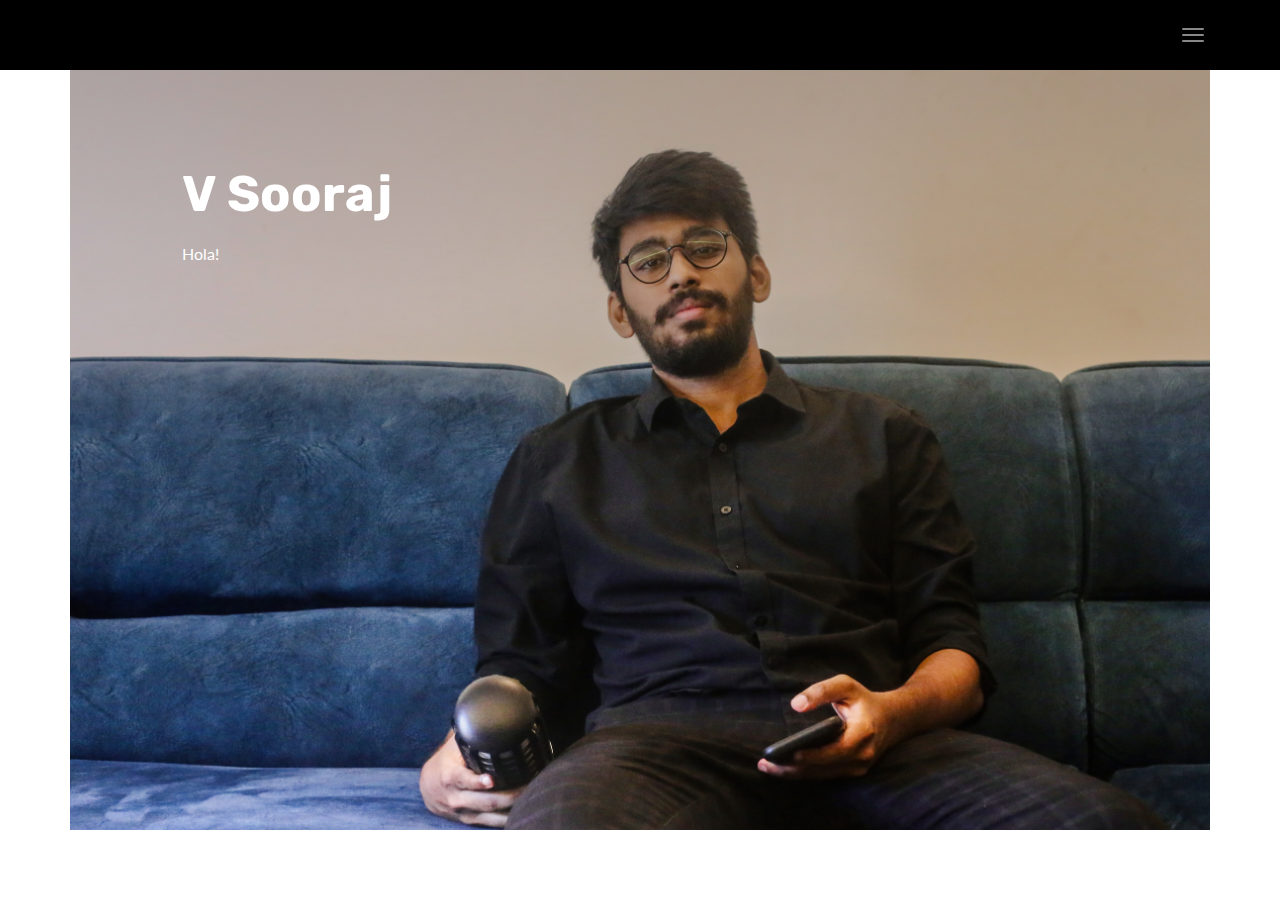
<file: index.html>
<!DOCTYPE html>
<html lang="en">

<head>
  <meta charset="UTF-8">
  <meta content="IE=edge" http-equiv="X-UA-Compatible">
  <meta content="width=device-width,initial-scale=1" name="viewport">
  <meta content="description" name="description">
  <meta name="google" content="notranslate" />
  <meta content="Mashup templates have been developped by Orson.io team" name="author">

  <!-- Disable tap highlight on IE -->
  <meta name="msapplication-tap-highlight" content="no">
  
  <link rel="apple-touch-icon" sizes="180x180" href="./assets/apple-icon-180x180.png">
  <link href="./assets/favicon.ico" rel="icon">
  
  <title>Home</title>  

<link href="./main.3da94fde.css" rel="stylesheet"></head>

<body>

 <!-- Add your content of header -->

<header>
  <nav class="navbar navbar-fixed-top navbar-default">
    <div class="container">
        <button type="button" class="navbar-toggle">
          <span class="sr-only">Toggle navigation</span>
          <span class="icon-bar"></span>
          <span class="icon-bar"></span>
          <span class="icon-bar"></span>
        </button>
        
      <nav class="navbar-fullscreen" id="navbar-middle">
        <button type="button" class="close" aria-label="Close"><span aria-hidden="true">&times;</span></button>
        <ul class="navbar-fullscreen-links">
          <li><a href="./index.html" title="">Home</a></li>
          <li><a href="./project.html" title=""></a></li>
          <li><a href="./about.html" title="">About me</a></li>
          <li><a href="./components.html" title="">MySpace</a></li>
        </ul>

        <div class="footer-container">
           
          <p><small>© VSooraj</a></small></p>
          <p class="footer-share-icons">
              <a href="https://twitter.com/soo7aj" class="fa-icon" title="">
                  <i class="fa fa-twitter" aria-hidden="true"></i>
              </a>
              <a href="https://www.instagram.com/soo7ajv/
              " class="fa-icon" title="">
                  <i class="fa fa-instagram" aria-hidden="true"></i>
              </a>
             
          </p>
                       
        </div>


      </nav> 
    
    </div>
  </nav>
</header>

  
<div class="hero-full-container background-image-container white-text-container" style="background-image:url('./assets/images/IMG_0825\ \(1\).JPG">
  <div class="overlay-gradient"></div>
  <div class="container">
    <div class="row">
      <div class="col-xs-12 col-md-7 col-md-offset-1">
        <div class="hero-full-wrapper">
          <div class="text-content">
            <h1>V Sooraj</h1>
            <p>Hola!</p>
          </div>
        </div>
      </div>
    </div>
  </div>
</div>

<script>
  document.addEventListener("DOMContentLoaded", function (event) {
    navbarFixedTopAnimation();
    closeMenuBeforeGoingToPage();
  });
</script>




<script>
    document.addEventListener("DOMContentLoaded", function (event) {
      navbarToggleSidebar();
      closeMenuBeforeGoingToPage();
      navActivePage();
    });
</script>
 <script type="text/javascript" src="./main.4c6e144e.js"></script>
</body>
</html>
</file>
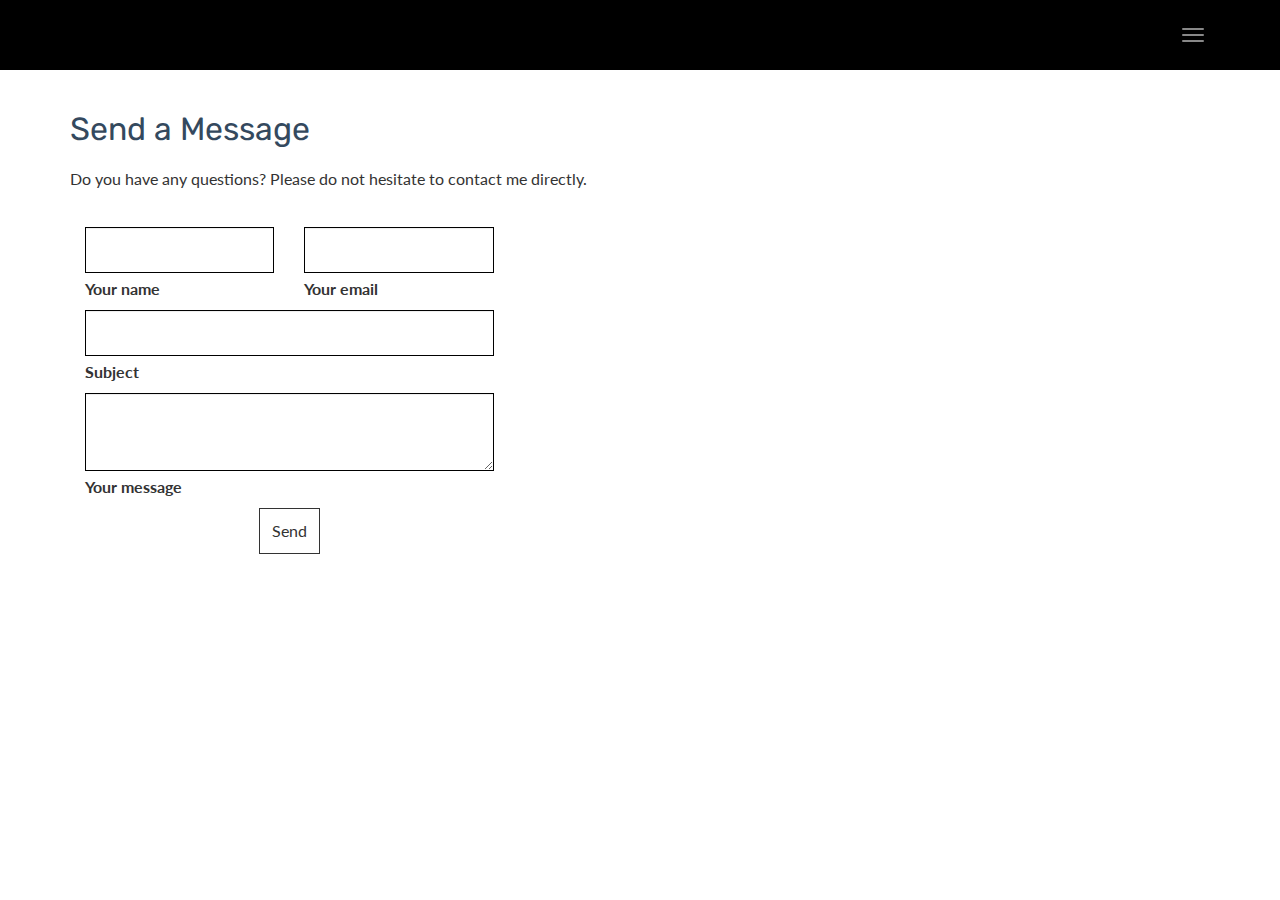
<file: components.html>
<!DOCTYPE html>
<html lang="en">

<head>
  <meta charset="UTF-8">
  <meta content="IE=edge" http-equiv="X-UA-Compatible">
  <meta content="width=device-width,initial-scale=1" name="viewport">
  <meta content="description" name="description">
  <meta name="google" content="notranslate" />
  <meta content="Mashup templates have been developped by Orson.io team" name="author">

  <!-- Disable tap highlight on IE -->
  <meta name="msapplication-tap-highlight" content="no">
  
  <link rel="apple-touch-icon" sizes="180x180" href="./assets/apple-icon-180x180.png">
  <link href="./assets/favicon.ico" rel="icon">
  
  <title>SV</title>  

<link href="./main.3da94fde.css" rel="stylesheet"></head>


<body>

 <!-- Add your content of header -->

<header>
  <nav class="navbar navbar-fixed-top navbar-default">
    <div class="container">
        <button type="button" class="navbar-toggle">
          <span class="sr-only">Toggle navigation</span>
          <span class="icon-bar"></span>
          <span class="icon-bar"></span>
          <span class="icon-bar"></span>
        </button>
        
      <nav class="navbar-fullscreen" id="navbar-middle">
        <button type="button" class="close" aria-label="Close"><span aria-hidden="true">&times;</span></button>
        <ul class="navbar-fullscreen-links">
          <li><a href="./index.html" title="">Home</a></li>
          <li><a href="./project.html" title=""></a></li>
          <li><a href="./about.html" title="">About me</a></li>
          <li><a href="./components.html" title="">MySpace</a></li>
        </ul>

        <div class="footer-container">
           
          <p><small>© VSooraj</a></small></p>
          <p class="footer-share-icons">
              <a href="https://twitter.com/soo7aj" class="fa-icon" title="">
                  <i class="fa fa-twitter" aria-hidden="true"></i>
              </a>
              <a href="https://www.instagram.com/soo7ajv/
              " class="fa-icon" title="">
                  <i class="fa fa-instagram" aria-hidden="true"></i>
              </a>
            
          </p>
                       
        </div>


      </nav> 
    
    </div>
  </nav>
</header>

<div class="section-container">
  <!-- Add your site or app content here -->
  <div class="container">
    <div class="row">
      <div class="col-xs-12 col-md-6">

        <div class="template-example">
          <h2 class="template-title-example">Send a Message</h2>
          <p>Do you have any questions? Please do not hesitate to contact me directly. 
          </p>
        </div>
        <div class="template-example">
          <h2 class="template-title-example"></h2>

            <!--Section: Contact v.2-->
  <!-- Add your site or app content here -->
  <div class="container">
    <div class="row">
      <div class="col-xs-12 col-md-6">
<div class="mb-4">
  <!--Section heading-->
  <!--Section description-->
  <div class="row">
      <!--Grid column-->
      <div class="col-md-9 mb-md-0 mb-5">
          <form id="contact-form" name="contact-form" action="mail.php" method="POST">

              <!--Grid row-->
              <div class="row">

                  <!--Grid column-->
                  <div class="col-md-6">
                      <div class="md-form mb-0">
                          <input type="text" id="name" name="name" class="form-control">
                          <label for="name" class="">Your name</label>
                      </div>
                  </div>
                  <!--Grid column-->

                  <!--Grid column-->
                  <div class="col-md-6">
                      <div class="md-form mb-0">
                          <input type="text" id="email" name="email" class="form-control">
                          <label for="email" class="">Your email</label>
                      </div>
                  </div>
                  <!--Grid column-->

              </div>
              <!--Grid row-->

              <!--Grid row-->
              <div class="row">
                  <div class="col-md-12">
                      <div class="md-form mb-0">
                          <input type="text" id="subject" name="subject" class="form-control">
                          <label for="subject" class="">Subject</label>
                      </div>
                  </div>
              </div>
              <!--Grid row-->

              <!--Grid row-->
              <div class="row">

                  <!--Grid column-->
                  <div class="col-md-12">

                      <div class="md-form">
                          <textarea type="text" id="message" name="message" rows="2" class="form-control md-textarea"></textarea>
                          <label for="message">Your message</label>
                      </div>

                  </div>
              </div>
              <!--Grid row-->

          </form>

          <div class="text-center text-md-left">
              <a class="btn btn-primary" onclick="document.getElementById('contact-form').submit();">Send</a>
          </div>
          <div class="status"></div>
      </div>
      <!--Grid column-->

     
      <!--Grid column-->

  </div>
</div>
</div>
</div>
</section>
<!--Section: Contact v.2-->



      </div>
    </div>
  </div>

</div>




<script>
    document.addEventListener("DOMContentLoaded", function (event) {
      navbarToggleSidebar();
      closeMenuBeforeGoingToPage();
      navActivePage();
    });
</script>
 <script type="text/javascript" src="./main.4c6e144e.js"></script></body>

</html>
</file>
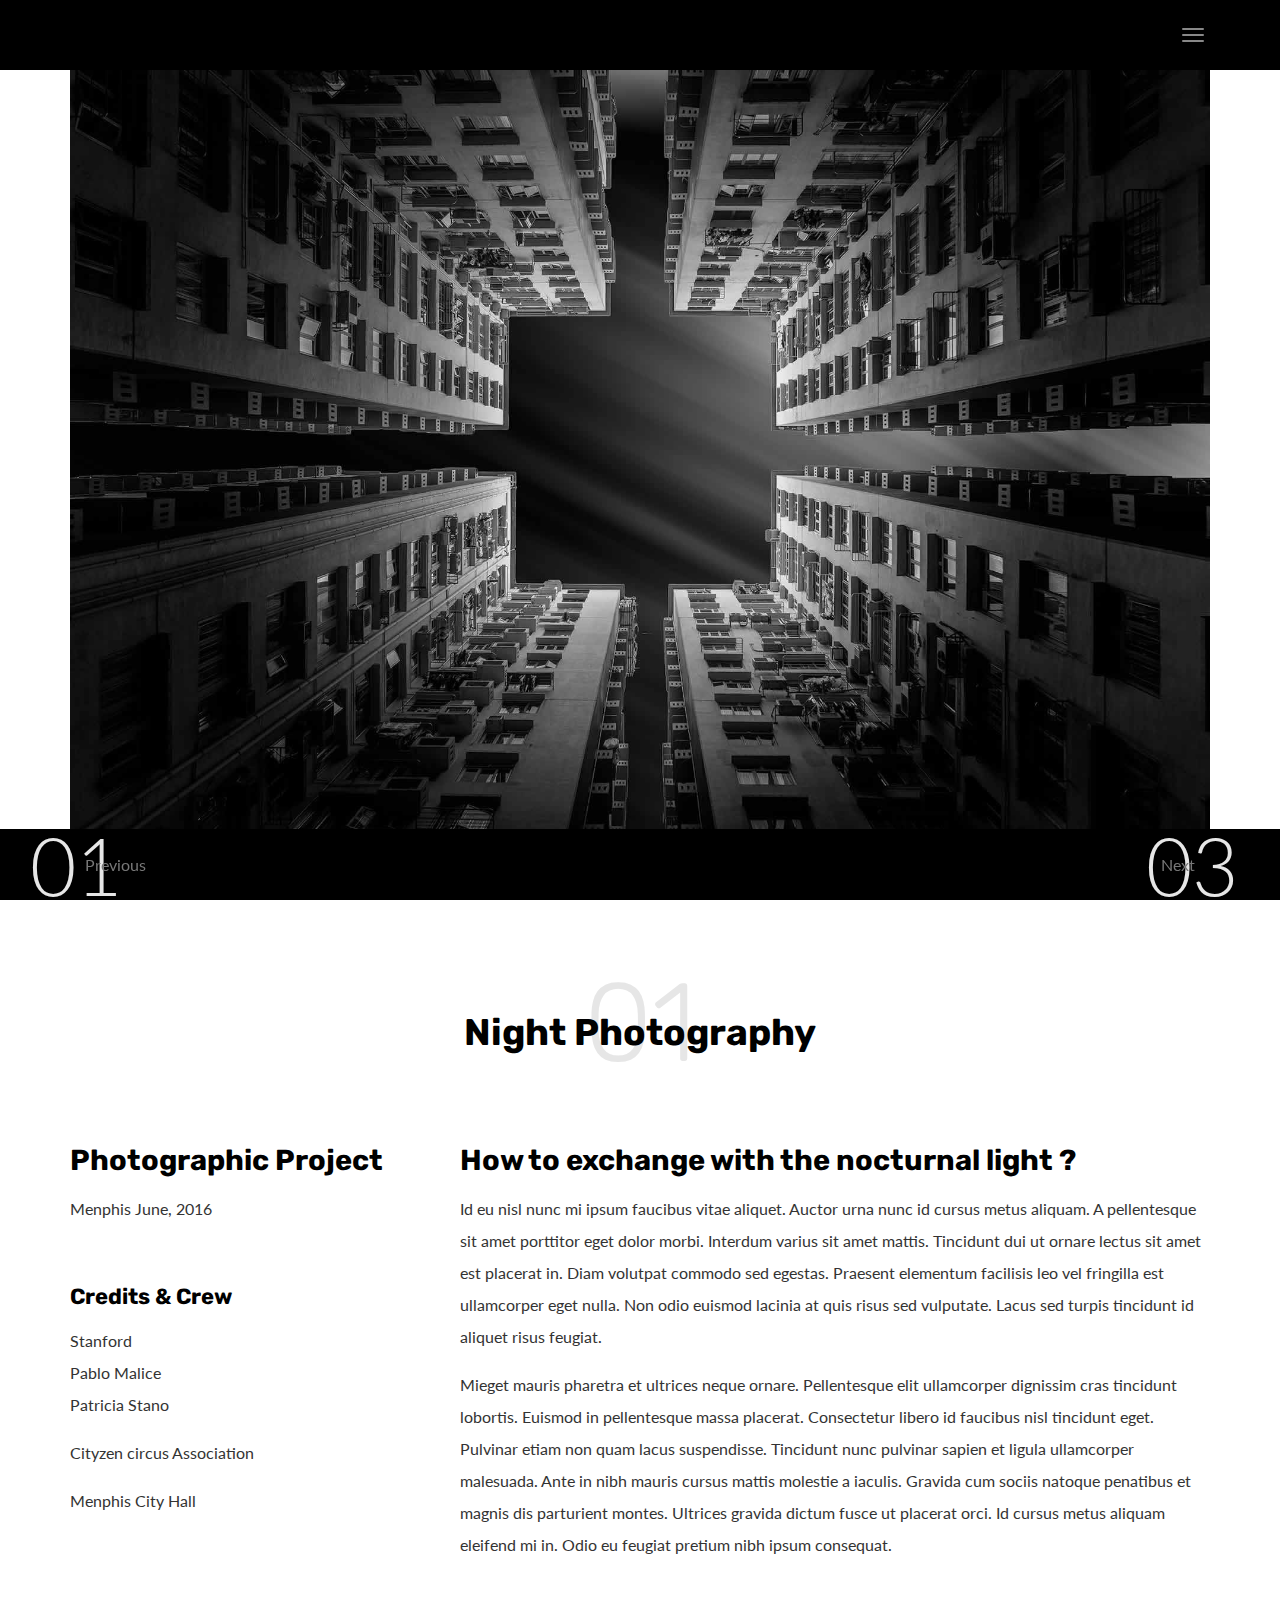
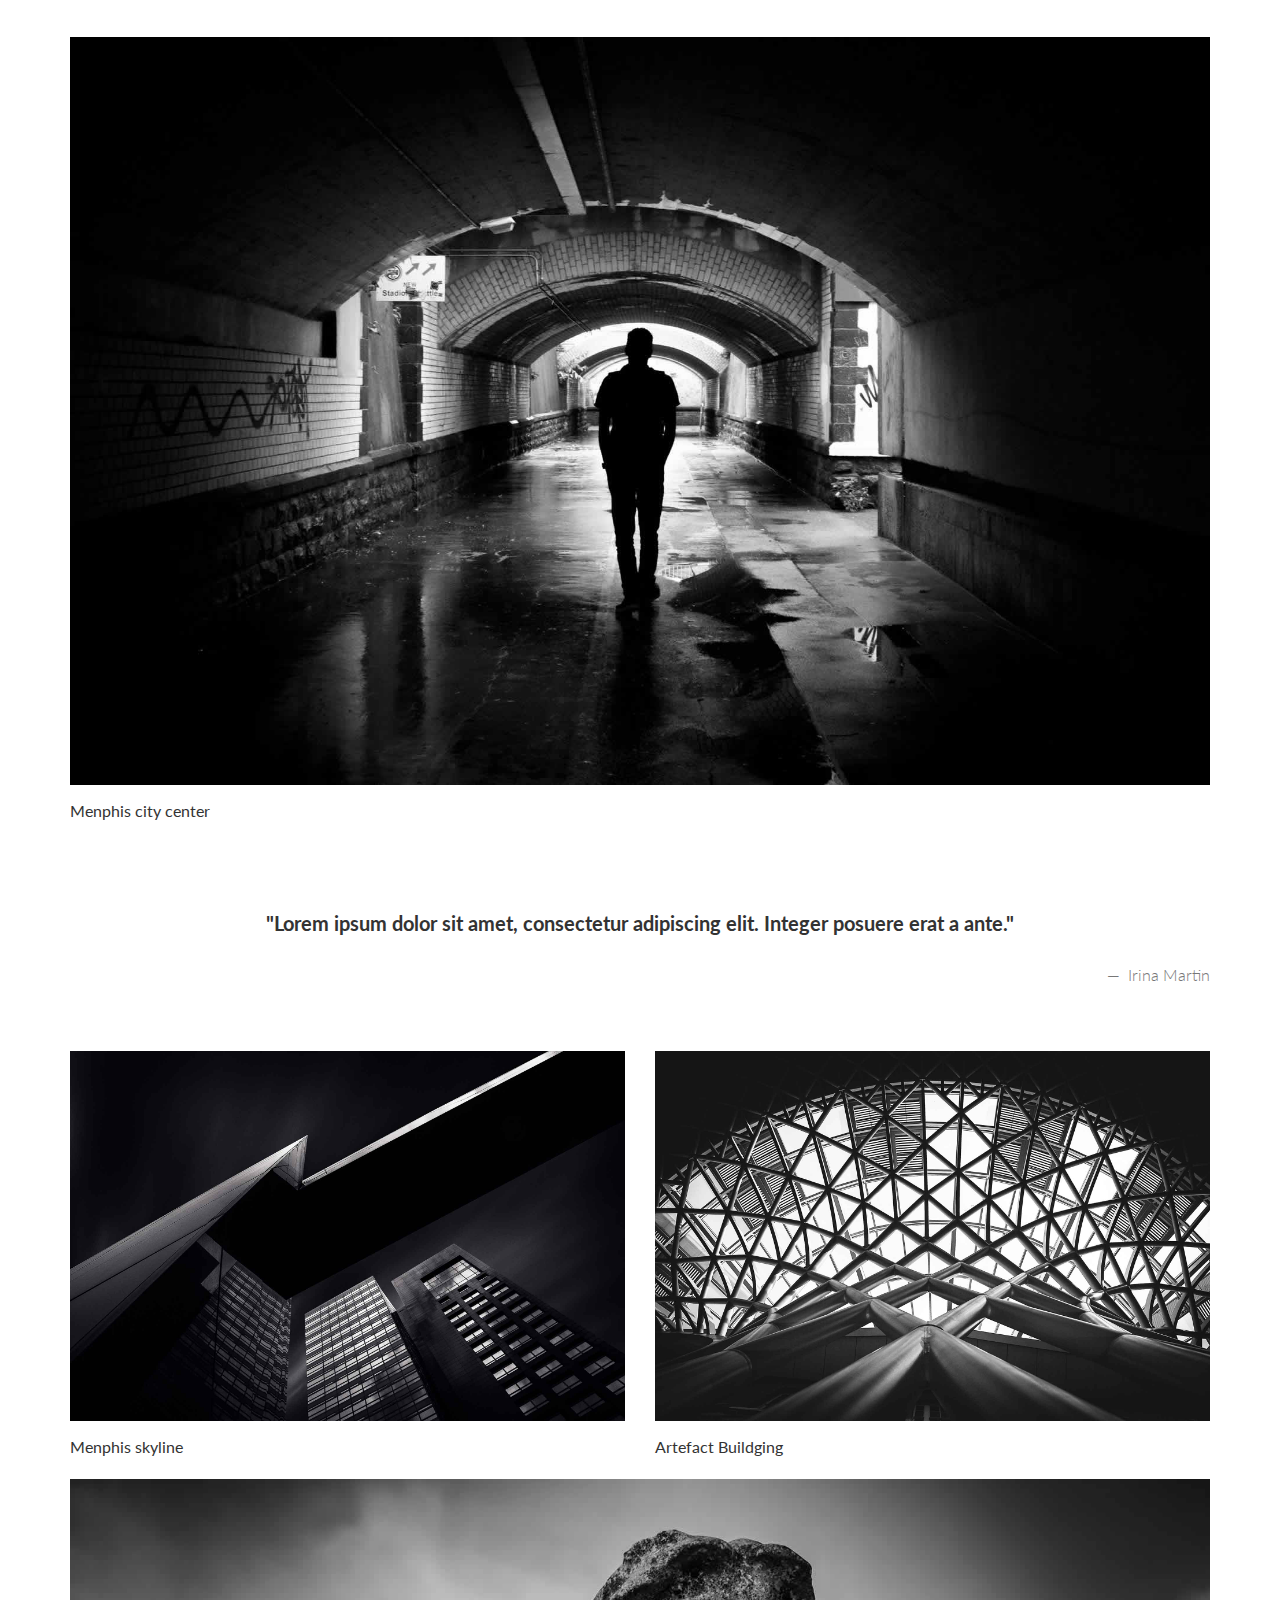
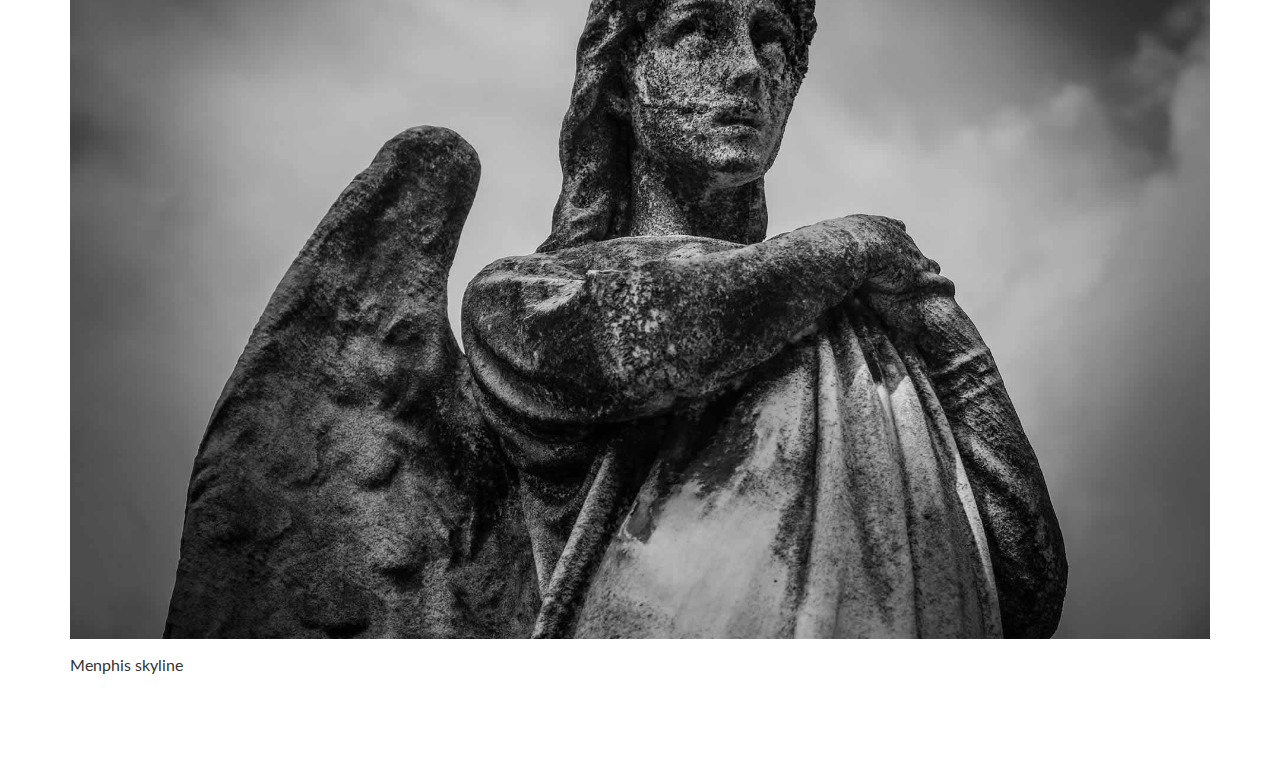
<file: project.html>
<!DOCTYPE html>
<html lang="en">

<head>
  <meta charset="UTF-8">
  <meta content="IE=edge" http-equiv="X-UA-Compatible">
  <meta content="width=device-width,initial-scale=1" name="viewport">
  <meta content="description" name="description">
  <meta name="google" content="notranslate" />
  <meta content="Mashup templates have been developped by Orson.io team" name="author">

  <!-- Disable tap highlight on IE -->
  <meta name="msapplication-tap-highlight" content="no">
  
  <link rel="apple-touch-icon" sizes="180x180" href="./assets/apple-icon-180x180.png">
  <link href="./assets/favicon.ico" rel="icon">
  
  <title>Title page</title>  

<link href="./main.3da94fde.css" rel="stylesheet"></head>

<body>

 <!-- Add your content of header -->

<header>
  <nav class="navbar navbar-fixed-top navbar-default">
    <div class="container">
        <button type="button" class="navbar-toggle">
          <span class="sr-only">Toggle navigation</span>
          <span class="icon-bar"></span>
          <span class="icon-bar"></span>
          <span class="icon-bar"></span>
        </button>
        
      <nav class="navbar-fullscreen" id="navbar-middle">
        <button type="button" class="close" aria-label="Close"><span aria-hidden="true">&times;</span></button>
        <ul class="navbar-fullscreen-links">
          <li><a href="./index.html" title="">Home</a></li>
          <li><a href="./projects.html" title=""></a></li>
          <li><a href="./about.html" title="">About me</a></li>
          <li><a href="./components.html" title="">MySpace</a></li>
        </ul>

        <div class="footer-container">
           
          <p><a>© VSooraj</a></small></p>
          <p class="footer-share-icons">
              <a href="https://twitter.com/soo7aj" class="fa-icon" title="">
                  <i class="fa fa-twitter" aria-hidden="true"></i>
              </a>
              <a href="https://www.instagram.com/soo7ajv/
              " class="fa-icon" title="">
                  <i class="fa fa-instagram" aria-hidden="true"></i>
              </a>
              
          </p>
                       
        </div>


      </nav> 
    
    </div>
  </nav>
</header>

  
<div class="hero-full-container background-image-container white-text-container" style="background-image:url('./assets/images/img-08.jpg')">
  <div class="container">
    <div class="row">
      <div class="col-xs-12">
        <div class="hero-full-wrapper">
          <div class="text-content  text-center">
          </div>
        </div>
      </div>
    </div>
  </div>
</div>

<div class="section-container">
  <div class="container">
    <div class="row">
      <div class="col-xs-12">
        <div class="text-center section-container-spacer">
          <h2 class="with-project-number"><span class="project-number">01</span>Night Photography</h2>
        </div>
        <div class="row section-container-spacer">
          <div class="col-md-4">
              <div class="section-container-spacer">
                <h3>Photographic Project</h3>
                <p>Menphis June, 2016</p>
              </div>

              <h4>Credits & Crew</h4>
              
              <ul class="list-unstyled">
                <li>Stanford</li> 
                <li>Pablo Malice</li>
                <li>Patricia Stano</li>
              </ul>
              

              <p>Cityzen circus Association</p>
              <p>Menphis City Hall</p>
          </div>
          <div class="col-md-8">
            <h3>How to exchange with the nocturnal light ?</h3>
            <p>Id eu nisl nunc mi ipsum faucibus vitae aliquet. Auctor urna nunc id cursus metus aliquam. A pellentesque sit amet
              porttitor eget dolor morbi. Interdum varius sit amet mattis. Tincidunt dui ut ornare lectus sit amet est placerat
              in. Diam volutpat commodo sed egestas. Praesent elementum facilisis leo vel fringilla est ullamcorper eget nulla.
              Non odio euismod lacinia at quis risus sed vulputate. Lacus sed turpis tincidunt id aliquet risus feugiat.</p>
              <p> Mieget mauris pharetra et ultrices neque ornare. Pellentesque elit ullamcorper dignissim cras tincidunt lobortis.
              Euismod in pellentesque massa placerat. Consectetur libero id faucibus nisl tincidunt eget. Pulvinar etiam non
              quam lacus suspendisse. Tincidunt nunc pulvinar sapien et ligula ullamcorper malesuada. Ante in nibh mauris cursus
              mattis molestie a iaculis. Gravida cum sociis natoque penatibus et magnis dis parturient montes. Ultrices gravida
              dictum fusce ut placerat orci. Id cursus metus aliquam eleifend mi in. Odio eu feugiat pretium nibh ipsum consequat.
            </p>
          </div>
        </div>


        <img src="./assets/images/img-03.jpg" alt="" class="img-responsive">
        <p>Menphis city center</p>

        <blockquote class="text-center large-spacing">
            <p>"Lorem ipsum dolor sit amet, consectetur adipiscing elit. Integer posuere erat a ante."</p>
            <small class="pull-right">Irina Martin</small>
        </blockquote>
        
        <div class="row">
            <div class="col-md-6">
            <img src="./assets/images/img-02.jpg" class="img-responsive" alt="">
            <p>Menphis skyline</p>
            </div>
            <div class="col-md-6">
            <img src="./assets/images/img-01.jpg" class="img-responsive" alt="">
            <p>Artefact Buildging</p>
            </div>
        </div>

        <img src="./assets/images/img-04.jpg" class="img-responsive" alt="">
        <p>Menphis skyline</p>

      </div>
    </div>
  </div>
</div>

<div class="navbar navbar-default navbar-fixed-bottom">
  <div class="container">
    <div class="row">
      <div class="col-xs-12 text-center">
        <ul class="navbar-nav nav">
          <li>
            <a href="" title="" class="project-nav left"><span class="project-number">01</span>Previous</a>
          </li>
        </ul>
        <p class="h5 navbar-text">Night Photography <i class="fa fa-chevron-down arrow-down" aria-hidden="true"></i></p>

        <ul class="navbar-nav nav navbar-right">
          <li>
            <a href="" title="" class="project-nav right"><span class="project-number">03</span>Next </a>
          </li>
        </ul>
      </div>
    </div>
  </div>
</div>





<script>
    document.addEventListener("DOMContentLoaded", function (event) {
      navbarToggleSidebar();
      closeMenuBeforeGoingToPage();
      navActivePage();
    });
</script>
 <script type="text/javascript" src="./main.4c6e144e.js"></script></body>

</html>
</file>
<file: main.3da94fde.css>
@import url(https://fonts.googleapis.com/css?family=Lato:300,700|Rubik:400,700);
@import url(https://maxcdn.bootstrapcdn.com/font-awesome/4.7.0/css/font-awesome.min.css);

/*!
 * Bootstrap v3.3.7 (http://getbootstrap.com)
 * Copyright 2011-2016 Twitter, Inc.
 * Licensed under MIT (https://github.com/twbs/bootstrap/blob/master/LICENSE)
 */
/*! normalize.css v3.0.3 | MIT License | github.com/necolas/normalize.css */
html {
    font-family: sans-serif;
    -ms-text-size-adjust: 100%;
    -webkit-text-size-adjust: 100%
}

body {
    margin: 0
}

article,
aside,
details,
figcaption,
figure,
footer,
header,
hgroup,
main,
menu,
nav,
section,
summary {
    display: block
}

audio,
canvas,
progress,
video {
    display: inline-block;
    vertical-align: baseline
}

audio:not([controls]) {
    display: none;
    height: 0
}

[hidden],
template {
    display: none
}

a {
    background-color: transparent
}

a:active,
a:hover {
    outline: 0
}

abbr[title] {
    border-bottom: 1px dotted
}

b,
strong {
    font-weight: 700
}

dfn {
    font-style: italic
}

h1 {
    font-size: 2em;
    margin: .67em 0
}

mark {
    background: #ff0;
    color: #000
}

small {
    font-size: 80%
}

sub,
sup {
    font-size: 75%;
    line-height: 0;
    position: relative;
    vertical-align: baseline
}

sup {
    top: -.5em
}

sub {
    bottom: -.25em
}

img {
    border: 0
}

svg:not(:root) {
    overflow: hidden
}

figure {
    margin: 1em 40px
}

hr {
    box-sizing: content-box;
    height: 0
}

pre {
    overflow: auto
}

code,
kbd,
pre,
samp {
    font-family: monospace, monospace;
    font-size: 1em
}

button,
input,
optgroup,
select,
textarea {
    color: inherit;
    font: inherit;
    margin: 0
}

button {
    overflow: visible
}

button,
select {
    text-transform: none
}

button,
html input[type=button],
input[type=reset],
input[type=submit] {
    -webkit-appearance: button;
    cursor: pointer
}

button[disabled],
html input[disabled] {
    cursor: default
}

button::-moz-focus-inner,
input::-moz-focus-inner {
    border: 0;
    padding: 0
}

input {
    line-height: normal
}

input[type=checkbox],
input[type=radio] {
    box-sizing: border-box;
    padding: 0
}

input[type=number]::-webkit-inner-spin-button,
input[type=number]::-webkit-outer-spin-button {
    height: auto
}

input[type=search] {
    -webkit-appearance: textfield;
    box-sizing: content-box
}

input[type=search]::-webkit-search-cancel-button,
input[type=search]::-webkit-search-decoration {
    -webkit-appearance: none
}

fieldset {
    border: 1px solid silver;
    margin: 0 2px;
    padding: .35em .625em .75em
}

textarea {
    overflow: auto
}

optgroup {
    font-weight: 700
}

table {
    border-collapse: collapse;
    border-spacing: 0
}

td,
th {
    padding: 0
}

/*! Source: https://github.com/h5bp/html5-boilerplate/blob/master/src/css/main.css */
@media print {

    *,
    :after,
    :before {
        background: transparent !important;
        color: #000 !important;
        box-shadow: none !important;
        text-shadow: none !important
    }

    a,
    a:visited {
        text-decoration: underline
    }

    a[href]:after {
        content: " (" attr(href) ")"
    }

    abbr[title]:after {
        content: " (" attr(title) ")"
    }

    a[href^="#"]:after,
    a[href^="javascript:"]:after {
        content: ""
    }

    blockquote,
    pre {
        border: 1px solid #999;
        page-break-inside: avoid
    }

    thead {
        display: table-header-group
    }

    img,
    tr {
        page-break-inside: avoid
    }

    img {
        max-width: 100% !important
    }

    h2,
    h3,
    p {
        orphans: 3;
        widows: 3
    }

    h2,
    h3 {
        page-break-after: avoid
    }

    .navbar {
        display: none
    }

    .btn>.caret,
    .dropup>.btn>.caret {
        border-top-color: #000 !important
    }

    .label {
        border: 1px solid #000
    }

    .table {
        border-collapse: collapse !important
    }

    .table td,
    .table th {
        background-color: #fff !important
    }

    .table-bordered td,
    .table-bordered th {
        border: 1px solid #ddd !important
    }
}

*,
:after,
:before {
    -webkit-box-sizing: border-box;
    -moz-box-sizing: border-box;
    box-sizing: border-box
}

html {
    font-size: 10px;
    -webkit-tap-highlight-color: transparent
}

body {
    font-family: Lato, Helvetica, Arial, sans-serif;
    font-size: 16px;
    line-height: 2;
    color: #333;
    background-color: #fff
}

button,
input,
select,
textarea {
    font-family: inherit;
    font-size: inherit;
    line-height: inherit
}

a {
    color: #333;
    text-decoration: none
}

a:focus,
a:hover {
    color: #0d0d0d;
    text-decoration: underline
}

a:focus {
    outline: 5px auto -webkit-focus-ring-color;
    outline-offset: -2px
}

figure {
    margin: 0
}

img {
    vertical-align: middle
}

.img-responsive {
    display: block;
    max-width: 100%;
    height: auto
}

.img-rounded {
    border-radius: 0
}

.img-thumbnail {
    padding: 4px;
    line-height: 2;
    background-color: #fff;
    border: 1px solid #ddd;
    border-radius: 0;
    -webkit-transition: all .2s ease-in-out;
    -o-transition: all .2s ease-in-out;
    transition: all .2s ease-in-out;
    display: inline-block;
    max-width: 100%;
    height: auto
}

.img-circle {
    border-radius: 50%
}

hr {
    margin-top: 32px;
    margin-bottom: 32px;
    border: 0;
    border-top: 1px solid #eee
}

.sr-only {
    position: absolute;
    width: 1px;
    height: 1px;
    margin: -1px;
    padding: 0;
    overflow: hidden;
    clip: rect(0, 0, 0, 0);
    border: 0
}

.sr-only-focusable:active,
.sr-only-focusable:focus {
    position: static;
    width: auto;
    height: auto;
    margin: 0;
    overflow: visible;
    clip: auto
}

[role=button] {
    cursor: pointer
}

.h1,
.h2,
.h3,
.h4,
.h5,
.h6,
h1,
h2,
h3,
h4,
h5,
h6 {
    font-family: Rubik, Helvetica, Arial, sans-serif;
    font-weight: 700;
    line-height: 1.1;
    color: #000
}

.h1 .small,
.h1 small,
.h2 .small,
.h2 small,
.h3 .small,
.h3 small,
.h4 .small,
.h4 small,
.h5 .small,
.h5 small,
.h6 .small,
.h6 small,
h1 .small,
h1 small,
h2 .small,
h2 small,
h3 .small,
h3 small,
h4 .small,
h4 small,
h5 .small,
h5 small,
h6 .small,
h6 small {
    font-weight: 400;
    line-height: 1;
    color: #777
}

.h1,
.h2,
.h3,
h1,
h2,
h3 {
    margin-top: 32px;
    margin-bottom: 16px
}

.h1 .small,
.h1 small,
.h2 .small,
.h2 small,
.h3 .small,
.h3 small,
h1 .small,
h1 small,
h2 .small,
h2 small,
h3 .small,
h3 small {
    font-size: 65%
}

.h4,
.h5,
.h6,
h4,
h5,
h6 {
    margin-top: 16px;
    margin-bottom: 16px
}

.h4 .small,
.h4 small,
.h5 .small,
.h5 small,
.h6 .small,
.h6 small,
h4 .small,
h4 small,
h5 .small,
h5 small,
h6 .small,
h6 small {
    font-size: 75%
}

.h1,
h1 {
    font-size: 50px
}

.h2,
h2 {
    font-size: 37px
}

.h3,
h3 {
    font-size: 29px
}

.h4,
h4 {
    font-size: 22px
}

.h5,
h5 {
    font-size: 16px
}

.h6,
h6 {
    font-size: 14px
}

p {
    margin: 0 0 16px
}

.lead {
    margin-bottom: 32px;
    font-size: 18px;
    font-weight: 300;
    line-height: 1.4
}

@media (min-width:768px) {
    .lead {
        font-size: 24px
    }
}

.small,
small {
    font-size: 87%
}

.mark,
mark {
    background-color: #fcf8e3;
    padding: .2em
}

.text-left {
    text-align: left
}

.text-right {
    text-align: right
}

.text-center {
    text-align: center
}

.text-justify {
    text-align: justify
}

.text-nowrap {
    white-space: nowrap
}

.text-lowercase {
    text-transform: lowercase
}

.initialism,
.text-uppercase {
    text-transform: uppercase
}

.text-capitalize {
    text-transform: capitalize
}

.text-muted {
    color: #777
}

.text-primary {
    color: #333
}

a.text-primary:focus,
a.text-primary:hover {
    color: #1a1a1a
}

.text-success {
    color: #fff
}

a.text-success:focus,
a.text-success:hover {
    color: #e6e6e6
}

.text-info {
    color: #31708f
}

a.text-info:focus,
a.text-info:hover {
    color: #245269
}

.text-warning {
    color: #8a6d3b
}

a.text-warning:focus,
a.text-warning:hover {
    color: #66512c
}

.text-danger {
    color: #fff
}

a.text-danger:focus,
a.text-danger:hover {
    color: #e6e6e6
}

.bg-primary {
    color: #fff;
    background-color: #333
}

a.bg-primary:focus,
a.bg-primary:hover {
    background-color: #1a1a1a
}

.bg-success {
    background-color: #684ad7
}

a.bg-success:focus,
a.bg-success:hover {
    background-color: #4b2bc3
}

.bg-info {
    background-color: #d9edf7
}

a.bg-info:focus,
a.bg-info:hover {
    background-color: #afd9ee
}

.bg-warning {
    background-color: #fcf8e3
}

a.bg-warning:focus,
a.bg-warning:hover {
    background-color: #f7ecb5
}

.bg-danger {
    background-color: #d9534f
}

a.bg-danger:focus,
a.bg-danger:hover {
    background-color: #c9302c
}

.page-header {
    padding-bottom: 15px;
    margin: 64px 0 32px;
    border-bottom: 1px solid #eee
}

ol,
ul {
    margin-top: 0;
    margin-bottom: 16px
}

ol ol,
ol ul,
ul ol,
ul ul {
    margin-bottom: 0
}

.list-inline,
.list-unstyled {
    padding-left: 0;
    list-style: none
}

.list-inline {
    margin-left: -5px
}

.list-inline>li {
    display: inline-block;
    padding-left: 5px;
    padding-right: 5px
}

dl {
    margin-top: 0;
    margin-bottom: 32px
}

dd,
dt {
    line-height: 2
}

dt {
    font-weight: 700
}

dd {
    margin-left: 0
}

.dl-horizontal dd:after,
.dl-horizontal dd:before {
    content: " ";
    display: table
}

.dl-horizontal dd:after {
    clear: both
}

@media (min-width:768px) {
    .dl-horizontal dt {
        float: left;
        width: 160px;
        clear: left;
        text-align: right;
        overflow: hidden;
        text-overflow: ellipsis;
        white-space: nowrap
    }

    .dl-horizontal dd {
        margin-left: 180px
    }
}

abbr[data-original-title],
abbr[title] {
    cursor: help;
    border-bottom: 1px dotted #777
}

.initialism {
    font-size: 90%
}

blockquote {
    padding: 16px 32px;
    margin: 0 0 32px;
    font-size: 20px;
    border-left: 5px solid #eee
}

blockquote ol:last-child,
blockquote p:last-child,
blockquote ul:last-child {
    margin-bottom: 0
}

blockquote .small,
blockquote footer,
blockquote small {
    display: block;
    font-size: 80%;
    line-height: 2;
    color: #777
}

blockquote .small:before,
blockquote footer:before,
blockquote small:before {
    content: "\2014   \A0"
}

.blockquote-reverse,
blockquote.pull-right {
    padding-right: 15px;
    padding-left: 0;
    border-right: 5px solid #eee;
    border-left: 0;
    text-align: right
}

.blockquote-reverse .small:before,
.blockquote-reverse footer:before,
.blockquote-reverse small:before,
blockquote.pull-right .small:before,
blockquote.pull-right footer:before,
blockquote.pull-right small:before {
    content: ""
}

.blockquote-reverse .small:after,
.blockquote-reverse footer:after,
.blockquote-reverse small:after,
blockquote.pull-right .small:after,
blockquote.pull-right footer:after,
blockquote.pull-right small:after {
    content: "\A0   \2014"
}

address {
    margin-bottom: 32px;
    font-style: normal;
    line-height: 2
}

code,
kbd,
pre,
samp {
    font-family: Menlo, Monaco, Consolas, Courier New, monospace
}

code {
    color: #c7254e;
    background-color: #f9f2f4
}

code,
kbd {
    padding: 2px 4px;
    font-size: 90%;
    border-radius: 0
}

kbd {
    color: #fff;
    background-color: #333;
    box-shadow: inset 0 -1px 0 rgba(0, 0, 0, .25)
}

kbd kbd {
    padding: 0;
    font-size: 100%;
    font-weight: 700;
    box-shadow: none
}

pre {
    display: block;
    padding: 15.5px;
    margin: 0 0 16px;
    font-size: 15px;
    line-height: 2;
    word-break: break-all;
    word-wrap: break-word;
    color: #333;
    background-color: #f5f5f5;
    border: 1px solid #ccc;
    border-radius: 0
}

pre code {
    padding: 0;
    font-size: inherit;
    color: inherit;
    white-space: pre-wrap;
    background-color: transparent;
    border-radius: 0
}

.pre-scrollable {
    max-height: 340px;
    overflow-y: scroll
}

.container {
    margin-right: auto;
    margin-left: auto;
    padding-left: 15px;
    padding-right: 15px
}

.container:after,
.container:before {
    content: " ";
    display: table
}

.container:after {
    clear: both
}

@media (min-width:768px) {
    .container {
        width: 750px
    }
}

@media (min-width:992px) {
    .container {
        width: 970px
    }
}

@media (min-width:1200px) {
    .container {
        width: 1170px
    }
}

.container-fluid {
    margin-right: auto;
    margin-left: auto;
    padding-left: 15px;
    padding-right: 15px
}

.container-fluid:after,
.container-fluid:before {
    content: " ";
    display: table
}

.container-fluid:after {
    clear: both
}

.row {
    margin-left: -15px;
    margin-right: -15px
}

.row:after,
.row:before {
    content: " ";
    display: table
}

.row:after {
    clear: both
}

.col-lg-1,
.col-lg-2,
.col-lg-3,
.col-lg-4,
.col-lg-5,
.col-lg-6,
.col-lg-7,
.col-lg-8,
.col-lg-9,
.col-lg-10,
.col-lg-11,
.col-lg-12,
.col-md-1,
.col-md-2,
.col-md-3,
.col-md-4,
.col-md-5,
.col-md-6,
.col-md-7,
.col-md-8,
.col-md-9,
.col-md-10,
.col-md-11,
.col-md-12,
.col-sm-1,
.col-sm-2,
.col-sm-3,
.col-sm-4,
.col-sm-5,
.col-sm-6,
.col-sm-7,
.col-sm-8,
.col-sm-9,
.col-sm-10,
.col-sm-11,
.col-sm-12,
.col-xs-1,
.col-xs-2,
.col-xs-3,
.col-xs-4,
.col-xs-5,
.col-xs-6,
.col-xs-7,
.col-xs-8,
.col-xs-9,
.col-xs-10,
.col-xs-11,
.col-xs-12 {
    position: relative;
    min-height: 1px;
    padding-left: 15px;
    padding-right: 15px
}

.col-xs-1,
.col-xs-2,
.col-xs-3,
.col-xs-4,
.col-xs-5,
.col-xs-6,
.col-xs-7,
.col-xs-8,
.col-xs-9,
.col-xs-10,
.col-xs-11,
.col-xs-12 {
    float: left
}

.col-xs-1 {
    width: 8.33333%
}

.col-xs-2 {
    width: 16.66667%
}

.col-xs-3 {
    width: 25%
}

.col-xs-4 {
    width: 33.33333%
}

.col-xs-5 {
    width: 41.66667%
}

.col-xs-6 {
    width: 50%
}

.col-xs-7 {
    width: 58.33333%
}

.col-xs-8 {
    width: 66.66667%
}

.col-xs-9 {
    width: 75%
}

.col-xs-10 {
    width: 83.33333%
}

.col-xs-11 {
    width: 91.66667%
}

.col-xs-12 {
    width: 100%
}

.col-xs-pull-0 {
    right: auto
}

.col-xs-pull-1 {
    right: 8.33333%
}

.col-xs-pull-2 {
    right: 16.66667%
}

.col-xs-pull-3 {
    right: 25%
}

.col-xs-pull-4 {
    right: 33.33333%
}

.col-xs-pull-5 {
    right: 41.66667%
}

.col-xs-pull-6 {
    right: 50%
}

.col-xs-pull-7 {
    right: 58.33333%
}

.col-xs-pull-8 {
    right: 66.66667%
}

.col-xs-pull-9 {
    right: 75%
}

.col-xs-pull-10 {
    right: 83.33333%
}

.col-xs-pull-11 {
    right: 91.66667%
}

.col-xs-pull-12 {
    right: 100%
}

.col-xs-push-0 {
    left: auto
}

.col-xs-push-1 {
    left: 8.33333%
}

.col-xs-push-2 {
    left: 16.66667%
}

.col-xs-push-3 {
    left: 25%
}

.col-xs-push-4 {
    left: 33.33333%
}

.col-xs-push-5 {
    left: 41.66667%
}

.col-xs-push-6 {
    left: 50%
}

.col-xs-push-7 {
    left: 58.33333%
}

.col-xs-push-8 {
    left: 66.66667%
}

.col-xs-push-9 {
    left: 75%
}

.col-xs-push-10 {
    left: 83.33333%
}

.col-xs-push-11 {
    left: 91.66667%
}

.col-xs-push-12 {
    left: 100%
}

.col-xs-offset-0 {
    margin-left: 0
}

.col-xs-offset-1 {
    margin-left: 8.33333%
}

.col-xs-offset-2 {
    margin-left: 16.66667%
}

.col-xs-offset-3 {
    margin-left: 25%
}

.col-xs-offset-4 {
    margin-left: 33.33333%
}

.col-xs-offset-5 {
    margin-left: 41.66667%
}

.col-xs-offset-6 {
    margin-left: 50%
}

.col-xs-offset-7 {
    margin-left: 58.33333%
}

.col-xs-offset-8 {
    margin-left: 66.66667%
}

.col-xs-offset-9 {
    margin-left: 75%
}

.col-xs-offset-10 {
    margin-left: 83.33333%
}

.col-xs-offset-11 {
    margin-left: 91.66667%
}

.col-xs-offset-12 {
    margin-left: 100%
}

@media (min-width:768px) {

    .col-sm-1,
    .col-sm-2,
    .col-sm-3,
    .col-sm-4,
    .col-sm-5,
    .col-sm-6,
    .col-sm-7,
    .col-sm-8,
    .col-sm-9,
    .col-sm-10,
    .col-sm-11,
    .col-sm-12 {
        float: left
    }

    .col-sm-1 {
        width: 8.33333%
    }

    .col-sm-2 {
        width: 16.66667%
    }

    .col-sm-3 {
        width: 25%
    }

    .col-sm-4 {
        width: 33.33333%
    }

    .col-sm-5 {
        width: 41.66667%
    }

    .col-sm-6 {
        width: 50%
    }

    .col-sm-7 {
        width: 58.33333%
    }

    .col-sm-8 {
        width: 66.66667%
    }

    .col-sm-9 {
        width: 75%
    }

    .col-sm-10 {
        width: 83.33333%
    }

    .col-sm-11 {
        width: 91.66667%
    }

    .col-sm-12 {
        width: 100%
    }

    .col-sm-pull-0 {
        right: auto
    }

    .col-sm-pull-1 {
        right: 8.33333%
    }

    .col-sm-pull-2 {
        right: 16.66667%
    }

    .col-sm-pull-3 {
        right: 25%
    }

    .col-sm-pull-4 {
        right: 33.33333%
    }

    .col-sm-pull-5 {
        right: 41.66667%
    }

    .col-sm-pull-6 {
        right: 50%
    }

    .col-sm-pull-7 {
        right: 58.33333%
    }

    .col-sm-pull-8 {
        right: 66.66667%
    }

    .col-sm-pull-9 {
        right: 75%
    }

    .col-sm-pull-10 {
        right: 83.33333%
    }

    .col-sm-pull-11 {
        right: 91.66667%
    }

    .col-sm-pull-12 {
        right: 100%
    }

    .col-sm-push-0 {
        left: auto
    }

    .col-sm-push-1 {
        left: 8.33333%
    }

    .col-sm-push-2 {
        left: 16.66667%
    }

    .col-sm-push-3 {
        left: 25%
    }

    .col-sm-push-4 {
        left: 33.33333%
    }

    .col-sm-push-5 {
        left: 41.66667%
    }

    .col-sm-push-6 {
        left: 50%
    }

    .col-sm-push-7 {
        left: 58.33333%
    }

    .col-sm-push-8 {
        left: 66.66667%
    }

    .col-sm-push-9 {
        left: 75%
    }

    .col-sm-push-10 {
        left: 83.33333%
    }

    .col-sm-push-11 {
        left: 91.66667%
    }

    .col-sm-push-12 {
        left: 100%
    }

    .col-sm-offset-0 {
        margin-left: 0
    }

    .col-sm-offset-1 {
        margin-left: 8.33333%
    }

    .col-sm-offset-2 {
        margin-left: 16.66667%
    }

    .col-sm-offset-3 {
        margin-left: 25%
    }

    .col-sm-offset-4 {
        margin-left: 33.33333%
    }

    .col-sm-offset-5 {
        margin-left: 41.66667%
    }

    .col-sm-offset-6 {
        margin-left: 50%
    }

    .col-sm-offset-7 {
        margin-left: 58.33333%
    }

    .col-sm-offset-8 {
        margin-left: 66.66667%
    }

    .col-sm-offset-9 {
        margin-left: 75%
    }

    .col-sm-offset-10 {
        margin-left: 83.33333%
    }

    .col-sm-offset-11 {
        margin-left: 91.66667%
    }

    .col-sm-offset-12 {
        margin-left: 100%
    }
}

@media (min-width:992px) {

    .col-md-1,
    .col-md-2,
    .col-md-3,
    .col-md-4,
    .col-md-5,
    .col-md-6,
    .col-md-7,
    .col-md-8,
    .col-md-9,
    .col-md-10,
    .col-md-11,
    .col-md-12 {
        float: left
    }

    .col-md-1 {
        width: 8.33333%
    }

    .col-md-2 {
        width: 16.66667%
    }

    .col-md-3 {
        width: 25%
    }

    .col-md-4 {
        width: 33.33333%
    }

    .col-md-5 {
        width: 41.66667%
    }

    .col-md-6 {
        width: 50%
    }

    .col-md-7 {
        width: 58.33333%
    }

    .col-md-8 {
        width: 66.66667%
    }

    .col-md-9 {
        width: 75%
    }

    .col-md-10 {
        width: 83.33333%
    }

    .col-md-11 {
        width: 91.66667%
    }

    .col-md-12 {
        width: 100%
    }

    .col-md-pull-0 {
        right: auto
    }

    .col-md-pull-1 {
        right: 8.33333%
    }

    .col-md-pull-2 {
        right: 16.66667%
    }

    .col-md-pull-3 {
        right: 25%
    }

    .col-md-pull-4 {
        right: 33.33333%
    }

    .col-md-pull-5 {
        right: 41.66667%
    }

    .col-md-pull-6 {
        right: 50%
    }

    .col-md-pull-7 {
        right: 58.33333%
    }

    .col-md-pull-8 {
        right: 66.66667%
    }

    .col-md-pull-9 {
        right: 75%
    }

    .col-md-pull-10 {
        right: 83.33333%
    }

    .col-md-pull-11 {
        right: 91.66667%
    }

    .col-md-pull-12 {
        right: 100%
    }

    .col-md-push-0 {
        left: auto
    }

    .col-md-push-1 {
        left: 8.33333%
    }

    .col-md-push-2 {
        left: 16.66667%
    }

    .col-md-push-3 {
        left: 25%
    }

    .col-md-push-4 {
        left: 33.33333%
    }

    .col-md-push-5 {
        left: 41.66667%
    }

    .col-md-push-6 {
        left: 50%
    }

    .col-md-push-7 {
        left: 58.33333%
    }

    .col-md-push-8 {
        left: 66.66667%
    }

    .col-md-push-9 {
        left: 75%
    }

    .col-md-push-10 {
        left: 83.33333%
    }

    .col-md-push-11 {
        left: 91.66667%
    }

    .col-md-push-12 {
        left: 100%
    }

    .col-md-offset-0 {
        margin-left: 0
    }

    .col-md-offset-1 {
        margin-left: 8.33333%
    }

    .col-md-offset-2 {
        margin-left: 16.66667%
    }

    .col-md-offset-3 {
        margin-left: 25%
    }

    .col-md-offset-4 {
        margin-left: 33.33333%
    }

    .col-md-offset-5 {
        margin-left: 41.66667%
    }

    .col-md-offset-6 {
        margin-left: 50%
    }

    .col-md-offset-7 {
        margin-left: 58.33333%
    }

    .col-md-offset-8 {
        margin-left: 66.66667%
    }

    .col-md-offset-9 {
        margin-left: 75%
    }

    .col-md-offset-10 {
        margin-left: 83.33333%
    }

    .col-md-offset-11 {
        margin-left: 91.66667%
    }

    .col-md-offset-12 {
        margin-left: 100%
    }
}

@media (min-width:1200px) {

    .col-lg-1,
    .col-lg-2,
    .col-lg-3,
    .col-lg-4,
    .col-lg-5,
    .col-lg-6,
    .col-lg-7,
    .col-lg-8,
    .col-lg-9,
    .col-lg-10,
    .col-lg-11,
    .col-lg-12 {
        float: left
    }

    .col-lg-1 {
        width: 8.33333%
    }

    .col-lg-2 {
        width: 16.66667%
    }

    .col-lg-3 {
        width: 25%
    }

    .col-lg-4 {
        width: 33.33333%
    }

    .col-lg-5 {
        width: 41.66667%
    }

    .col-lg-6 {
        width: 50%
    }

    .col-lg-7 {
        width: 58.33333%
    }

    .col-lg-8 {
        width: 66.66667%
    }

    .col-lg-9 {
        width: 75%
    }

    .col-lg-10 {
        width: 83.33333%
    }

    .col-lg-11 {
        width: 91.66667%
    }

    .col-lg-12 {
        width: 100%
    }

    .col-lg-pull-0 {
        right: auto
    }

    .col-lg-pull-1 {
        right: 8.33333%
    }

    .col-lg-pull-2 {
        right: 16.66667%
    }

    .col-lg-pull-3 {
        right: 25%
    }

    .col-lg-pull-4 {
        right: 33.33333%
    }

    .col-lg-pull-5 {
        right: 41.66667%
    }

    .col-lg-pull-6 {
        right: 50%
    }

    .col-lg-pull-7 {
        right: 58.33333%
    }

    .col-lg-pull-8 {
        right: 66.66667%
    }

    .col-lg-pull-9 {
        right: 75%
    }

    .col-lg-pull-10 {
        right: 83.33333%
    }

    .col-lg-pull-11 {
        right: 91.66667%
    }

    .col-lg-pull-12 {
        right: 100%
    }

    .col-lg-push-0 {
        left: auto
    }

    .col-lg-push-1 {
        left: 8.33333%
    }

    .col-lg-push-2 {
        left: 16.66667%
    }

    .col-lg-push-3 {
        left: 25%
    }

    .col-lg-push-4 {
        left: 33.33333%
    }

    .col-lg-push-5 {
        left: 41.66667%
    }

    .col-lg-push-6 {
        left: 50%
    }

    .col-lg-push-7 {
        left: 58.33333%
    }

    .col-lg-push-8 {
        left: 66.66667%
    }

    .col-lg-push-9 {
        left: 75%
    }

    .col-lg-push-10 {
        left: 83.33333%
    }

    .col-lg-push-11 {
        left: 91.66667%
    }

    .col-lg-push-12 {
        left: 100%
    }

    .col-lg-offset-0 {
        margin-left: 0
    }

    .col-lg-offset-1 {
        margin-left: 8.33333%
    }

    .col-lg-offset-2 {
        margin-left: 16.66667%
    }

    .col-lg-offset-3 {
        margin-left: 25%
    }

    .col-lg-offset-4 {
        margin-left: 33.33333%
    }

    .col-lg-offset-5 {
        margin-left: 41.66667%
    }

    .col-lg-offset-6 {
        margin-left: 50%
    }

    .col-lg-offset-7 {
        margin-left: 58.33333%
    }

    .col-lg-offset-8 {
        margin-left: 66.66667%
    }

    .col-lg-offset-9 {
        margin-left: 75%
    }

    .col-lg-offset-10 {
        margin-left: 83.33333%
    }

    .col-lg-offset-11 {
        margin-left: 91.66667%
    }

    .col-lg-offset-12 {
        margin-left: 100%
    }
}

table {
    background-color: transparent
}

caption {
    padding-top: 8px;
    padding-bottom: 8px;
    color: #777
}

caption,
th {
    text-align: left
}

.table {
    width: 100%;
    max-width: 100%;
    margin-bottom: 32px
}

.table>tbody>tr>td,
.table>tbody>tr>th,
.table>tfoot>tr>td,
.table>tfoot>tr>th,
.table>thead>tr>td,
.table>thead>tr>th {
    padding: 8px;
    line-height: 2;
    vertical-align: top;
    border-top: 1px solid #ddd
}

.table>thead>tr>th {
    vertical-align: bottom;
    border-bottom: 2px solid #ddd
}

.table>caption+thead>tr:first-child>td,
.table>caption+thead>tr:first-child>th,
.table>colgroup+thead>tr:first-child>td,
.table>colgroup+thead>tr:first-child>th,
.table>thead:first-child>tr:first-child>td,
.table>thead:first-child>tr:first-child>th {
    border-top: 0
}

.table>tbody+tbody {
    border-top: 2px solid #ddd
}

.table .table {
    background-color: #fff
}

.table-condensed>tbody>tr>td,
.table-condensed>tbody>tr>th,
.table-condensed>tfoot>tr>td,
.table-condensed>tfoot>tr>th,
.table-condensed>thead>tr>td,
.table-condensed>thead>tr>th {
    padding: 5px
}

.table-bordered,
.table-bordered>tbody>tr>td,
.table-bordered>tbody>tr>th,
.table-bordered>tfoot>tr>td,
.table-bordered>tfoot>tr>th,
.table-bordered>thead>tr>td,
.table-bordered>thead>tr>th {
    border: 1px solid #ddd
}

.table-bordered>thead>tr>td,
.table-bordered>thead>tr>th {
    border-bottom-width: 2px
}

.table-striped>tbody>tr:nth-of-type(odd) {
    background-color: #f9f9f9
}

.table-hover>tbody>tr:hover {
    background-color: #f5f5f5
}

table col[class*=col-] {
    position: static;
    float: none;
    display: table-column
}

table td[class*=col-],
table th[class*=col-] {
    position: static;
    float: none;
    display: table-cell
}

.table>tbody>tr.active>td,
.table>tbody>tr.active>th,
.table>tbody>tr>td.active,
.table>tbody>tr>th.active,
.table>tfoot>tr.active>td,
.table>tfoot>tr.active>th,
.table>tfoot>tr>td.active,
.table>tfoot>tr>th.active,
.table>thead>tr.active>td,
.table>thead>tr.active>th,
.table>thead>tr>td.active,
.table>thead>tr>th.active {
    background-color: #f5f5f5
}

.table-hover>tbody>tr.active:hover>td,
.table-hover>tbody>tr.active:hover>th,
.table-hover>tbody>tr:hover>.active,
.table-hover>tbody>tr>td.active:hover,
.table-hover>tbody>tr>th.active:hover {
    background-color: #e8e8e8
}

.table>tbody>tr.success>td,
.table>tbody>tr.success>th,
.table>tbody>tr>td.success,
.table>tbody>tr>th.success,
.table>tfoot>tr.success>td,
.table>tfoot>tr.success>th,
.table>tfoot>tr>td.success,
.table>tfoot>tr>th.success,
.table>thead>tr.success>td,
.table>thead>tr.success>th,
.table>thead>tr>td.success,
.table>thead>tr>th.success {
    background-color: #684ad7
}

.table-hover>tbody>tr.success:hover>td,
.table-hover>tbody>tr.success:hover>th,
.table-hover>tbody>tr:hover>.success,
.table-hover>tbody>tr>td.success:hover,
.table-hover>tbody>tr>th.success:hover {
    background-color: #5735d2
}

.table>tbody>tr.info>td,
.table>tbody>tr.info>th,
.table>tbody>tr>td.info,
.table>tbody>tr>th.info,
.table>tfoot>tr.info>td,
.table>tfoot>tr.info>th,
.table>tfoot>tr>td.info,
.table>tfoot>tr>th.info,
.table>thead>tr.info>td,
.table>thead>tr.info>th,
.table>thead>tr>td.info,
.table>thead>tr>th.info {
    background-color: #d9edf7
}

.table-hover>tbody>tr.info:hover>td,
.table-hover>tbody>tr.info:hover>th,
.table-hover>tbody>tr:hover>.info,
.table-hover>tbody>tr>td.info:hover,
.table-hover>tbody>tr>th.info:hover {
    background-color: #c4e3f3
}

.table>tbody>tr.warning>td,
.table>tbody>tr.warning>th,
.table>tbody>tr>td.warning,
.table>tbody>tr>th.warning,
.table>tfoot>tr.warning>td,
.table>tfoot>tr.warning>th,
.table>tfoot>tr>td.warning,
.table>tfoot>tr>th.warning,
.table>thead>tr.warning>td,
.table>thead>tr.warning>th,
.table>thead>tr>td.warning,
.table>thead>tr>th.warning {
    background-color: #fcf8e3
}

.table-hover>tbody>tr.warning:hover>td,
.table-hover>tbody>tr.warning:hover>th,
.table-hover>tbody>tr:hover>.warning,
.table-hover>tbody>tr>td.warning:hover,
.table-hover>tbody>tr>th.warning:hover {
    background-color: #faf2cc
}

.table>tbody>tr.danger>td,
.table>tbody>tr.danger>th,
.table>tbody>tr>td.danger,
.table>tbody>tr>th.danger,
.table>tfoot>tr.danger>td,
.table>tfoot>tr.danger>th,
.table>tfoot>tr>td.danger,
.table>tfoot>tr>th.danger,
.table>thead>tr.danger>td,
.table>thead>tr.danger>th,
.table>thead>tr>td.danger,
.table>thead>tr>th.danger {
    background-color: #d9534f
}

.table-hover>tbody>tr.danger:hover>td,
.table-hover>tbody>tr.danger:hover>th,
.table-hover>tbody>tr:hover>.danger,
.table-hover>tbody>tr>td.danger:hover,
.table-hover>tbody>tr>th.danger:hover {
    background-color: #d43f3a
}

.table-responsive {
    overflow-x: auto;
    min-height: .01%
}

@media screen and (max-width:767px) {
    .table-responsive {
        width: 100%;
        margin-bottom: 24px;
        overflow-y: hidden;
        -ms-overflow-style: -ms-autohiding-scrollbar;
        border: 1px solid #ddd
    }

    .table-responsive>.table {
        margin-bottom: 0
    }

    .table-responsive>.table>tbody>tr>td,
    .table-responsive>.table>tbody>tr>th,
    .table-responsive>.table>tfoot>tr>td,
    .table-responsive>.table>tfoot>tr>th,
    .table-responsive>.table>thead>tr>td,
    .table-responsive>.table>thead>tr>th {
        white-space: nowrap
    }

    .table-responsive>.table-bordered {
        border: 0
    }

    .table-responsive>.table-bordered>tbody>tr>td:first-child,
    .table-responsive>.table-bordered>tbody>tr>th:first-child,
    .table-responsive>.table-bordered>tfoot>tr>td:first-child,
    .table-responsive>.table-bordered>tfoot>tr>th:first-child,
    .table-responsive>.table-bordered>thead>tr>td:first-child,
    .table-responsive>.table-bordered>thead>tr>th:first-child {
        border-left: 0
    }

    .table-responsive>.table-bordered>tbody>tr>td:last-child,
    .table-responsive>.table-bordered>tbody>tr>th:last-child,
    .table-responsive>.table-bordered>tfoot>tr>td:last-child,
    .table-responsive>.table-bordered>tfoot>tr>th:last-child,
    .table-responsive>.table-bordered>thead>tr>td:last-child,
    .table-responsive>.table-bordered>thead>tr>th:last-child {
        border-right: 0
    }

    .table-responsive>.table-bordered>tbody>tr:last-child>td,
    .table-responsive>.table-bordered>tbody>tr:last-child>th,
    .table-responsive>.table-bordered>tfoot>tr:last-child>td,
    .table-responsive>.table-bordered>tfoot>tr:last-child>th {
        border-bottom: 0
    }
}

fieldset {
    margin: 0;
    min-width: 0
}

fieldset,
legend {
    padding: 0;
    border: 0
}

legend {
    display: block;
    width: 100%;
    margin-bottom: 32px;
    font-size: 24px;
    line-height: inherit;
    color: #333;
    border-bottom: 1px solid #e5e5e5
}

label {
    display: inline-block;
    max-width: 100%;
    margin-bottom: 5px;
    font-weight: 700
}

input[type=search] {
    -webkit-box-sizing: border-box;
    -moz-box-sizing: border-box;
    box-sizing: border-box
}

input[type=checkbox],
input[type=radio] {
    margin: 4px 0 0;
    margin-top: 1px\9;
    line-height: normal
}

input[type=file] {
    display: block
}

input[type=range] {
    display: block;
    width: 100%
}

select[multiple],
select[size] {
    height: auto
}

input[type=checkbox]:focus,
input[type=file]:focus,
input[type=radio]:focus {
    outline: 5px auto -webkit-focus-ring-color;
    outline-offset: -2px
}

output {
    padding-top: 7px
}

.form-control,
output {
    display: block;
    font-size: 16px;
    line-height: 2;
    color: #555
}

.form-control {
    width: 100%;
    height: 46px;
    padding: 6px 12px;
    background-color: #fff;
    background-image: none;
    border: 1px solid #000;
    border-radius: 0;
    -webkit-box-shadow: inset 0 1px 1px rgba(0, 0, 0, .075);
    box-shadow: inset 0 1px 1px rgba(0, 0, 0, .075);
    -webkit-transition: border-color .15s ease-in-out, box-shadow .15s ease-in-out;
    -o-transition: border-color ease-in-out .15s, box-shadow ease-in-out .15s;
    transition: border-color .15s ease-in-out, box-shadow .15s ease-in-out
}

.form-control:focus {
    border-color: #66afe9;
    outline: 0;
    -webkit-box-shadow: inset 0 1px 1px rgba(0, 0, 0, .075), 0 0 8px rgba(102, 175, 233, .6);
    box-shadow: inset 0 1px 1px rgba(0, 0, 0, .075), 0 0 8px rgba(102, 175, 233, .6)
}

.form-control::-moz-placeholder {
    color: #999;
    opacity: 1
}

.form-control:-ms-input-placeholder {
    color: #999
}

.form-control::-webkit-input-placeholder {
    color: #999
}

.form-control::-ms-expand {
    border: 0;
    background-color: transparent
}

.form-control[disabled],
.form-control[readonly],
fieldset[disabled] .form-control {
    background-color: #eee;
    opacity: 1
}

.form-control[disabled],
fieldset[disabled] .form-control {
    cursor: not-allowed
}

textarea.form-control {
    height: auto
}

input[type=search] {
    -webkit-appearance: none
}

@media screen and (-webkit-min-device-pixel-ratio:0) {

    input[type=date].form-control,
    input[type=datetime-local].form-control,
    input[type=month].form-control,
    input[type=time].form-control {
        line-height: 46px
    }

    .input-group-sm>.input-group-btn>input[type=date].btn,
    .input-group-sm>.input-group-btn>input[type=datetime-local].btn,
    .input-group-sm>.input-group-btn>input[type=month].btn,
    .input-group-sm>.input-group-btn>input[type=time].btn,
    .input-group-sm>input[type=date].form-control,
    .input-group-sm>input[type=date].input-group-addon,
    .input-group-sm>input[type=datetime-local].form-control,
    .input-group-sm>input[type=datetime-local].input-group-addon,
    .input-group-sm>input[type=month].form-control,
    .input-group-sm>input[type=month].input-group-addon,
    .input-group-sm>input[type=time].form-control,
    .input-group-sm>input[type=time].input-group-addon,
    .input-group-sm input[type=date],
    .input-group-sm input[type=datetime-local],
    .input-group-sm input[type=month],
    .input-group-sm input[type=time],
    input[type=date].input-sm,
    input[type=datetime-local].input-sm,
    input[type=month].input-sm,
    input[type=time].input-sm {
        line-height: 33px
    }

    .input-group-lg>.input-group-btn>input[type=date].btn,
    .input-group-lg>.input-group-btn>input[type=datetime-local].btn,
    .input-group-lg>.input-group-btn>input[type=month].btn,
    .input-group-lg>.input-group-btn>input[type=time].btn,
    .input-group-lg>input[type=date].form-control,
    .input-group-lg>input[type=date].input-group-addon,
    .input-group-lg>input[type=datetime-local].form-control,
    .input-group-lg>input[type=datetime-local].input-group-addon,
    .input-group-lg>input[type=month].form-control,
    .input-group-lg>input[type=month].input-group-addon,
    .input-group-lg>input[type=time].form-control,
    .input-group-lg>input[type=time].input-group-addon,
    .input-group-lg input[type=date],
    .input-group-lg input[type=datetime-local],
    .input-group-lg input[type=month],
    .input-group-lg input[type=time],
    input[type=date].input-lg,
    input[type=datetime-local].input-lg,
    input[type=month].input-lg,
    input[type=time].input-lg {
        line-height: 49px
    }
}

.form-group {
    margin-bottom: 15px
}

.checkbox,
.radio {
    position: relative;
    display: block;
    margin-top: 10px;
    margin-bottom: 10px
}

.checkbox label,
.radio label {
    min-height: 32px;
    padding-left: 20px;
    margin-bottom: 0;
    font-weight: 400;
    cursor: pointer
}

.checkbox-inline input[type=checkbox],
.checkbox input[type=checkbox],
.radio-inline input[type=radio],
.radio input[type=radio] {
    position: absolute;
    margin-left: -20px;
    margin-top: 4px\9
}

.checkbox+.checkbox,
.radio+.radio {
    margin-top: -5px
}

.checkbox-inline,
.radio-inline {
    position: relative;
    display: inline-block;
    padding-left: 20px;
    margin-bottom: 0;
    vertical-align: middle;
    font-weight: 400;
    cursor: pointer
}

.checkbox-inline+.checkbox-inline,
.radio-inline+.radio-inline {
    margin-top: 0;
    margin-left: 10px
}

.checkbox-inline.disabled,
.checkbox.disabled label,
.radio-inline.disabled,
.radio.disabled label,
fieldset[disabled] .checkbox-inline,
fieldset[disabled] .checkbox label,
fieldset[disabled] .radio-inline,
fieldset[disabled] .radio label,
fieldset[disabled] input[type=checkbox],
fieldset[disabled] input[type=radio],
input[type=checkbox].disabled,
input[type=checkbox][disabled],
input[type=radio].disabled,
input[type=radio][disabled] {
    cursor: not-allowed
}

.form-control-static {
    padding-top: 7px;
    padding-bottom: 7px;
    margin-bottom: 0;
    min-height: 48px
}

.form-control-static.input-lg,
.form-control-static.input-sm,
.input-group-lg>.form-control-static.form-control,
.input-group-lg>.form-control-static.input-group-addon,
.input-group-lg>.input-group-btn>.form-control-static.btn,
.input-group-sm>.form-control-static.form-control,
.input-group-sm>.form-control-static.input-group-addon,
.input-group-sm>.input-group-btn>.form-control-static.btn {
    padding-left: 0;
    padding-right: 0
}

.input-group-sm>.form-control,
.input-group-sm>.input-group-addon,
.input-group-sm>.input-group-btn>.btn,
.input-sm {
    height: 33px;
    padding: 5px 10px;
    font-size: 14px;
    line-height: 1.5;
    border-radius: 0
}

.input-group-sm>.input-group-btn>select.btn,
.input-group-sm>select.form-control,
.input-group-sm>select.input-group-addon,
select.input-sm {
    height: 33px;
    line-height: 33px
}

.input-group-sm>.input-group-btn>select[multiple].btn,
.input-group-sm>.input-group-btn>textarea.btn,
.input-group-sm>select[multiple].form-control,
.input-group-sm>select[multiple].input-group-addon,
.input-group-sm>textarea.form-control,
.input-group-sm>textarea.input-group-addon,
select[multiple].input-sm,
textarea.input-sm {
    height: auto
}

.form-group-sm .form-control {
    height: 33px;
    padding: 5px 10px;
    font-size: 14px;
    line-height: 1.5;
    border-radius: 0
}

.form-group-sm select.form-control {
    height: 33px;
    line-height: 33px
}

.form-group-sm select[multiple].form-control,
.form-group-sm textarea.form-control {
    height: auto
}

.form-group-sm .form-control-static {
    height: 33px;
    min-height: 46px;
    padding: 6px 10px;
    font-size: 14px;
    line-height: 1.5
}

.input-group-lg>.form-control,
.input-group-lg>.input-group-addon,
.input-group-lg>.input-group-btn>.btn,
.input-lg {
    height: 49px;
    padding: 10px 16px;
    font-size: 20px;
    line-height: 1.33333;
    border-radius: 0
}

.input-group-lg>.input-group-btn>select.btn,
.input-group-lg>select.form-control,
.input-group-lg>select.input-group-addon,
select.input-lg {
    height: 49px;
    line-height: 49px
}

.input-group-lg>.input-group-btn>select[multiple].btn,
.input-group-lg>.input-group-btn>textarea.btn,
.input-group-lg>select[multiple].form-control,
.input-group-lg>select[multiple].input-group-addon,
.input-group-lg>textarea.form-control,
.input-group-lg>textarea.input-group-addon,
select[multiple].input-lg,
textarea.input-lg {
    height: auto
}

.form-group-lg .form-control {
    height: 49px;
    padding: 10px 16px;
    font-size: 20px;
    line-height: 1.33333;
    border-radius: 0
}

.form-group-lg select.form-control {
    height: 49px;
    line-height: 49px
}

.form-group-lg select[multiple].form-control,
.form-group-lg textarea.form-control {
    height: auto
}

.form-group-lg .form-control-static {
    height: 49px;
    min-height: 52px;
    padding: 11px 16px;
    font-size: 20px;
    line-height: 1.33333
}

.has-feedback {
    position: relative
}

.has-feedback .form-control {
    padding-right: 57.5px
}

.form-control-feedback {
    position: absolute;
    top: 0;
    right: 0;
    z-index: 2;
    display: block;
    width: 46px;
    height: 46px;
    line-height: 46px;
    text-align: center;
    pointer-events: none
}

.form-group-lg .form-control+.form-control-feedback,
.input-group-lg+.form-control-feedback,
.input-group-lg>.form-control+.form-control-feedback,
.input-group-lg>.input-group-addon+.form-control-feedback,
.input-group-lg>.input-group-btn>.btn+.form-control-feedback,
.input-lg+.form-control-feedback {
    width: 49px;
    height: 49px;
    line-height: 49px
}

.form-group-sm .form-control+.form-control-feedback,
.input-group-sm+.form-control-feedback,
.input-group-sm>.form-control+.form-control-feedback,
.input-group-sm>.input-group-addon+.form-control-feedback,
.input-group-sm>.input-group-btn>.btn+.form-control-feedback,
.input-sm+.form-control-feedback {
    width: 33px;
    height: 33px;
    line-height: 33px
}

.has-success .checkbox,
.has-success .checkbox-inline,
.has-success.checkbox-inline label,
.has-success.checkbox label,
.has-success .control-label,
.has-success .help-block,
.has-success .radio,
.has-success .radio-inline,
.has-success.radio-inline label,
.has-success.radio label {
    color: #fff
}

.has-success .form-control {
    border-color: #fff;
    -webkit-box-shadow: inset 0 1px 1px rgba(0, 0, 0, .075);
    box-shadow: inset 0 1px 1px rgba(0, 0, 0, .075)
}

.has-success .form-control:focus {
    border-color: #e6e6e6;
    -webkit-box-shadow: inset 0 1px 1px rgba(0, 0, 0, .075), 0 0 6px #fff;
    box-shadow: inset 0 1px 1px rgba(0, 0, 0, .075), 0 0 6px #fff
}

.has-success .input-group-addon {
    color: #fff;
    border-color: #fff;
    background-color: #684ad7
}

.has-success .form-control-feedback {
    color: #fff
}

.has-warning .checkbox,
.has-warning .checkbox-inline,
.has-warning.checkbox-inline label,
.has-warning.checkbox label,
.has-warning .control-label,
.has-warning .help-block,
.has-warning .radio,
.has-warning .radio-inline,
.has-warning.radio-inline label,
.has-warning.radio label {
    color: #8a6d3b
}

.has-warning .form-control {
    border-color: #8a6d3b;
    -webkit-box-shadow: inset 0 1px 1px rgba(0, 0, 0, .075);
    box-shadow: inset 0 1px 1px rgba(0, 0, 0, .075)
}

.has-warning .form-control:focus {
    border-color: #66512c;
    -webkit-box-shadow: inset 0 1px 1px rgba(0, 0, 0, .075), 0 0 6px #c0a16b;
    box-shadow: inset 0 1px 1px rgba(0, 0, 0, .075), 0 0 6px #c0a16b
}

.has-warning .input-group-addon {
    color: #8a6d3b;
    border-color: #8a6d3b;
    background-color: #fcf8e3
}

.has-warning .form-control-feedback {
    color: #8a6d3b
}

.has-error .checkbox,
.has-error .checkbox-inline,
.has-error.checkbox-inline label,
.has-error.checkbox label,
.has-error .control-label,
.has-error .help-block,
.has-error .radio,
.has-error .radio-inline,
.has-error.radio-inline label,
.has-error.radio label {
    color: #fff
}

.has-error .form-control {
    border-color: #fff;
    -webkit-box-shadow: inset 0 1px 1px rgba(0, 0, 0, .075);
    box-shadow: inset 0 1px 1px rgba(0, 0, 0, .075)
}

.has-error .form-control:focus {
    border-color: #e6e6e6;
    -webkit-box-shadow: inset 0 1px 1px rgba(0, 0, 0, .075), 0 0 6px #fff;
    box-shadow: inset 0 1px 1px rgba(0, 0, 0, .075), 0 0 6px #fff
}

.has-error .input-group-addon {
    color: #fff;
    border-color: #fff;
    background-color: #d9534f
}

.has-error .form-control-feedback {
    color: #fff
}

.has-feedback label~.form-control-feedback {
    top: 37px
}

.has-feedback label.sr-only~.form-control-feedback {
    top: 0
}

.help-block {
    display: block;
    margin-top: 5px;
    margin-bottom: 10px;
    color: #737373
}

@media (min-width:768px) {
    .form-inline .form-group {
        display: inline-block;
        margin-bottom: 0;
        vertical-align: middle
    }

    .form-inline .form-control {
        display: inline-block;
        width: auto;
        vertical-align: middle
    }

    .form-inline .form-control-static {
        display: inline-block
    }

    .form-inline .input-group {
        display: inline-table;
        vertical-align: middle
    }

    .form-inline .input-group .form-control,
    .form-inline .input-group .input-group-addon,
    .form-inline .input-group .input-group-btn {
        width: auto
    }

    .form-inline .input-group>.form-control {
        width: 100%
    }

    .form-inline .control-label {
        margin-bottom: 0;
        vertical-align: middle
    }

    .form-inline .checkbox,
    .form-inline .radio {
        display: inline-block;
        margin-top: 0;
        margin-bottom: 0;
        vertical-align: middle
    }

    .form-inline .checkbox label,
    .form-inline .radio label {
        padding-left: 0
    }

    .form-inline .checkbox input[type=checkbox],
    .form-inline .radio input[type=radio] {
        position: relative;
        margin-left: 0
    }

    .form-inline .has-feedback .form-control-feedback {
        top: 0
    }
}

.form-horizontal .checkbox,
.form-horizontal .checkbox-inline,
.form-horizontal .radio,
.form-horizontal .radio-inline {
    margin-top: 0;
    margin-bottom: 0;
    padding-top: 7px
}

.form-horizontal .checkbox,
.form-horizontal .radio {
    min-height: 39px
}

.form-horizontal .form-group {
    margin-left: -15px;
    margin-right: -15px
}

.form-horizontal .form-group:after,
.form-horizontal .form-group:before {
    content: " ";
    display: table
}

.form-horizontal .form-group:after {
    clear: both
}

@media (min-width:768px) {
    .form-horizontal .control-label {
        text-align: right;
        margin-bottom: 0;
        padding-top: 7px
    }
}

.form-horizontal .has-feedback .form-control-feedback {
    right: 15px
}

@media (min-width:768px) {
    .form-horizontal .form-group-lg .control-label {
        padding-top: 11px;
        font-size: 20px
    }
}

@media (min-width:768px) {
    .form-horizontal .form-group-sm .control-label {
        padding-top: 6px;
        font-size: 14px
    }
}

.btn {
    display: inline-block;
    margin-bottom: 0;
    font-weight: 400;
    text-align: center;
    vertical-align: middle;
    touch-action: manipulation;
    cursor: pointer;
    background-image: none;
    border: 1px solid transparent;
    white-space: nowrap;
    padding: 6px 12px;
    font-size: 16px;
    line-height: 2;
    border-radius: 0;
    -webkit-user-select: none;
    -moz-user-select: none;
    -ms-user-select: none;
    user-select: none
}

.btn.active.focus,
.btn.active:focus,
.btn.focus,
.btn:active.focus,
.btn:active:focus,
.btn:focus {
    outline: 5px auto -webkit-focus-ring-color;
    outline-offset: -2px
}

.btn.focus,
.btn:focus,
.btn:hover {
    color: #555;
    text-decoration: none
}

.btn.active,
.btn:active {
    outline: 0;
    background-image: none;
    -webkit-box-shadow: inset 0 3px 5px rgba(0, 0, 0, .125);
    box-shadow: inset 0 3px 5px rgba(0, 0, 0, .125)
}

.btn.disabled,
.btn[disabled],
fieldset[disabled] .btn {
    cursor: not-allowed;
    opacity: .65;
    filter: alpha(opacity=65);
    -webkit-box-shadow: none;
    box-shadow: none
}

a.btn.disabled,
fieldset[disabled] a.btn {
    pointer-events: none
}

.btn-default {
    color: #555;
    background-color: transparent;
    border-color: #555
}

.btn-default.focus,
.btn-default:focus {
    color: #555;
    background-color: transparent;
    border-color: #161616
}

.btn-default.active,
.btn-default:active,
.btn-default:hover,
.open>.btn-default.dropdown-toggle {
    color: #555;
    background-color: transparent;
    border-color: #373737
}

.btn-default.active.focus,
.btn-default.active:focus,
.btn-default.active:hover,
.btn-default:active.focus,
.btn-default:active:focus,
.btn-default:active:hover,
.open>.btn-default.dropdown-toggle.focus,
.open>.btn-default.dropdown-toggle:focus,
.open>.btn-default.dropdown-toggle:hover {
    color: #555;
    background-color: transparent;
    border-color: #161616
}

.btn-default.active,
.btn-default:active,
.open>.btn-default.dropdown-toggle {
    background-image: none
}

.btn-default.disabled.focus,
.btn-default.disabled:focus,
.btn-default.disabled:hover,
.btn-default[disabled].focus,
.btn-default[disabled]:focus,
.btn-default[disabled]:hover,
fieldset[disabled] .btn-default.focus,
fieldset[disabled] .btn-default:focus,
fieldset[disabled] .btn-default:hover {
    background-color: transparent;
    border-color: #555
}

.btn-default .badge {
    color: transparent;
    background-color: #555
}

.btn-primary {
    color: #333;
    background-color: transparent;
    border-color: #333
}

.btn-primary.focus,
.btn-primary:focus {
    color: #333;
    background-color: transparent;
    border-color: #000
}

.btn-primary.active,
.btn-primary:active,
.btn-primary:hover,
.open>.btn-primary.dropdown-toggle {
    color: #333;
    background-color: transparent;
    border-color: #141414
}

.btn-primary.active.focus,
.btn-primary.active:focus,
.btn-primary.active:hover,
.btn-primary:active.focus,
.btn-primary:active:focus,
.btn-primary:active:hover,
.open>.btn-primary.dropdown-toggle.focus,
.open>.btn-primary.dropdown-toggle:focus,
.open>.btn-primary.dropdown-toggle:hover {
    color: #333;
    background-color: transparent;
    border-color: #000
}

.btn-primary.active,
.btn-primary:active,
.open>.btn-primary.dropdown-toggle {
    background-image: none
}

.btn-primary.disabled.focus,
.btn-primary.disabled:focus,
.btn-primary.disabled:hover,
.btn-primary[disabled].focus,
.btn-primary[disabled]:focus,
.btn-primary[disabled]:hover,
fieldset[disabled] .btn-primary.focus,
fieldset[disabled] .btn-primary:focus,
fieldset[disabled] .btn-primary:hover {
    background-color: transparent;
    border-color: #333
}

.btn-primary .badge {
    color: transparent;
    background-color: #333
}

.btn-success {
    color: #5cb85c;
    background-color: transparent;
    border-color: #5cb85c
}

.btn-success.focus,
.btn-success:focus {
    color: #5cb85c;
    background-color: transparent;
    border-color: #2d672d
}

.btn-success.active,
.btn-success:active,
.btn-success:hover,
.open>.btn-success.dropdown-toggle {
    color: #5cb85c;
    background-color: transparent;
    border-color: #419641
}

.btn-success.active.focus,
.btn-success.active:focus,
.btn-success.active:hover,
.btn-success:active.focus,
.btn-success:active:focus,
.btn-success:active:hover,
.open>.btn-success.dropdown-toggle.focus,
.open>.btn-success.dropdown-toggle:focus,
.open>.btn-success.dropdown-toggle:hover {
    color: #5cb85c;
    background-color: transparent;
    border-color: #2d672d
}

.btn-success.active,
.btn-success:active,
.open>.btn-success.dropdown-toggle {
    background-image: none
}

.btn-success.disabled.focus,
.btn-success.disabled:focus,
.btn-success.disabled:hover,
.btn-success[disabled].focus,
.btn-success[disabled]:focus,
.btn-success[disabled]:hover,
fieldset[disabled] .btn-success.focus,
fieldset[disabled] .btn-success:focus,
fieldset[disabled] .btn-success:hover {
    background-color: transparent;
    border-color: #5cb85c
}

.btn-success .badge {
    color: transparent;
    background-color: #5cb85c
}

.btn-info {
    border-color: #684ad7
}

.btn-info,
.btn-info.focus,
.btn-info:focus {
    color: #684ad7;
    background-color: transparent
}

.btn-info.focus,
.btn-info:focus {
    border-color: #331d84
}

.btn-info.active,
.btn-info:active,
.btn-info:hover,
.open>.btn-info.dropdown-toggle {
    color: #684ad7;
    background-color: transparent;
    border-color: #4829bb
}

.btn-info.active.focus,
.btn-info.active:focus,
.btn-info.active:hover,
.btn-info:active.focus,
.btn-info:active:focus,
.btn-info:active:hover,
.open>.btn-info.dropdown-toggle.focus,
.open>.btn-info.dropdown-toggle:focus,
.open>.btn-info.dropdown-toggle:hover {
    color: #684ad7;
    background-color: transparent;
    border-color: #331d84
}

.btn-info.active,
.btn-info:active,
.open>.btn-info.dropdown-toggle {
    background-image: none
}

.btn-info.disabled.focus,
.btn-info.disabled:focus,
.btn-info.disabled:hover,
.btn-info[disabled].focus,
.btn-info[disabled]:focus,
.btn-info[disabled]:hover,
fieldset[disabled] .btn-info.focus,
fieldset[disabled] .btn-info:focus,
fieldset[disabled] .btn-info:hover {
    background-color: transparent;
    border-color: #684ad7
}

.btn-info .badge {
    color: transparent;
    background-color: #684ad7
}

.btn-warning {
    color: #f0ad4e;
    background-color: transparent;
    border-color: #f0ad4e
}

.btn-warning.focus,
.btn-warning:focus {
    color: #f0ad4e;
    background-color: transparent;
    border-color: #b06d0f
}

.btn-warning.active,
.btn-warning:active,
.btn-warning:hover,
.open>.btn-warning.dropdown-toggle {
    color: #f0ad4e;
    background-color: transparent;
    border-color: #eb9316
}

.btn-warning.active.focus,
.btn-warning.active:focus,
.btn-warning.active:hover,
.btn-warning:active.focus,
.btn-warning:active:focus,
.btn-warning:active:hover,
.open>.btn-warning.dropdown-toggle.focus,
.open>.btn-warning.dropdown-toggle:focus,
.open>.btn-warning.dropdown-toggle:hover {
    color: #f0ad4e;
    background-color: transparent;
    border-color: #b06d0f
}

.btn-warning.active,
.btn-warning:active,
.open>.btn-warning.dropdown-toggle {
    background-image: none
}

.btn-warning.disabled.focus,
.btn-warning.disabled:focus,
.btn-warning.disabled:hover,
.btn-warning[disabled].focus,
.btn-warning[disabled]:focus,
.btn-warning[disabled]:hover,
fieldset[disabled] .btn-warning.focus,
fieldset[disabled] .btn-warning:focus,
fieldset[disabled] .btn-warning:hover {
    background-color: transparent;
    border-color: #f0ad4e
}

.btn-warning .badge {
    color: transparent;
    background-color: #f0ad4e
}

.btn-danger {
    color: #d9534f;
    background-color: transparent;
    border-color: #d9534f
}

.btn-danger.focus,
.btn-danger:focus {
    color: #d9534f;
    background-color: transparent;
    border-color: #8b211e
}

.btn-danger.active,
.btn-danger:active,
.btn-danger:hover,
.open>.btn-danger.dropdown-toggle {
    color: #d9534f;
    background-color: transparent;
    border-color: #c12e2a
}

.btn-danger.active.focus,
.btn-danger.active:focus,
.btn-danger.active:hover,
.btn-danger:active.focus,
.btn-danger:active:focus,
.btn-danger:active:hover,
.open>.btn-danger.dropdown-toggle.focus,
.open>.btn-danger.dropdown-toggle:focus,
.open>.btn-danger.dropdown-toggle:hover {
    color: #d9534f;
    background-color: transparent;
    border-color: #8b211e
}

.btn-danger.active,
.btn-danger:active,
.open>.btn-danger.dropdown-toggle {
    background-image: none
}

.btn-danger.disabled.focus,
.btn-danger.disabled:focus,
.btn-danger.disabled:hover,
.btn-danger[disabled].focus,
.btn-danger[disabled]:focus,
.btn-danger[disabled]:hover,
fieldset[disabled] .btn-danger.focus,
fieldset[disabled] .btn-danger:focus,
fieldset[disabled] .btn-danger:hover {
    background-color: transparent;
    border-color: #d9534f
}

.btn-danger .badge {
    color: transparent;
    background-color: #d9534f
}

.btn-link {
    color: #333;
    font-weight: 400;
    border-radius: 0
}

.btn-link,
.btn-link.active,
.btn-link:active,
.btn-link[disabled],
fieldset[disabled] .btn-link {
    background-color: transparent;
    -webkit-box-shadow: none;
    box-shadow: none
}

.btn-link,
.btn-link:active,
.btn-link:focus,
.btn-link:hover {
    border-color: transparent
}

.btn-link:focus,
.btn-link:hover {
    color: #0d0d0d;
    text-decoration: underline;
    background-color: transparent
}

.btn-link[disabled]:focus,
.btn-link[disabled]:hover,
fieldset[disabled] .btn-link:focus,
fieldset[disabled] .btn-link:hover {
    color: #777;
    text-decoration: none
}

.btn-group-lg>.btn,
.btn-lg {
    padding: 10px 16px;
    font-size: 20px;
    line-height: 1.33333;
    border-radius: 0
}

.btn-group-sm>.btn,
.btn-sm {
    padding: 5px 10px;
    font-size: 14px;
    line-height: 1.5;
    border-radius: 0
}

.btn-group-xs>.btn,
.btn-xs {
    padding: 1px 5px;
    font-size: 14px;
    line-height: 1.5;
    border-radius: 0
}

.btn-block {
    display: block;
    width: 100%
}

.btn-block+.btn-block {
    margin-top: 5px
}

input[type=button].btn-block,
input[type=reset].btn-block,
input[type=submit].btn-block {
    width: 100%
}

.fade {
    opacity: 0;
    -webkit-transition: opacity .15s linear;
    -o-transition: opacity .15s linear;
    transition: opacity .15s linear
}

.fade.in {
    opacity: 1
}

.collapse {
    display: none
}

.collapse.in {
    display: block
}

tr.collapse.in {
    display: table-row
}

tbody.collapse.in {
    display: table-row-group
}

.collapsing {
    position: relative;
    height: 0;
    overflow: hidden;
    -webkit-transition-property: height, visibility;
    transition-property: height, visibility;
    -webkit-transition-duration: .35s;
    transition-duration: .35s;
    -webkit-transition-timing-function: ease;
    transition-timing-function: ease
}

.caret {
    display: inline-block;
    width: 0;
    height: 0;
    margin-left: 2px;
    vertical-align: middle;
    border-top: 4px dashed;
    border-top: 4px solid\9;
    border-right: 4px solid transparent;
    border-left: 4px solid transparent
}

.dropdown,
.dropup {
    position: relative
}

.dropdown-toggle:focus {
    outline: 0
}

.dropdown-menu {
    position: absolute;
    top: 100%;
    left: 0;
    z-index: 1000;
    display: none;
    float: left;
    min-width: 160px;
    padding: 5px 0;
    margin: 2px 0 0;
    list-style: none;
    font-size: 16px;
    text-align: left;
    background-color: #fff;
    border: 1px solid #ccc;
    border: 1px solid rgba(0, 0, 0, .15);
    border-radius: 0;
    -webkit-box-shadow: 0 6px 12px rgba(0, 0, 0, .175);
    box-shadow: 0 6px 12px rgba(0, 0, 0, .175);
    background-clip: padding-box
}

.dropdown-menu.pull-right {
    right: 0;
    left: auto
}

.dropdown-menu .divider {
    height: 1px;
    margin: 15px 0;
    overflow: hidden;
    background-color: #e5e5e5
}

.dropdown-menu>li>a {
    display: block;
    padding: 3px 20px;
    clear: both;
    font-weight: 400;
    line-height: 2;
    color: #333;
    white-space: nowrap
}

.dropdown-menu>li>a:focus,
.dropdown-menu>li>a:hover {
    text-decoration: none;
    color: #262626;
    background-color: #f5f5f5
}

.dropdown-menu>.active>a,
.dropdown-menu>.active>a:focus,
.dropdown-menu>.active>a:hover {
    color: #fff;
    text-decoration: none;
    outline: 0;
    background-color: #333
}

.dropdown-menu>.disabled>a,
.dropdown-menu>.disabled>a:focus,
.dropdown-menu>.disabled>a:hover {
    color: #777
}

.dropdown-menu>.disabled>a:focus,
.dropdown-menu>.disabled>a:hover {
    text-decoration: none;
    background-color: transparent;
    background-image: none;
    filter: progid:DXImageTransform.Microsoft.gradient(enabled=false);
    cursor: not-allowed
}

.open>.dropdown-menu {
    display: block
}

.open>a {
    outline: 0
}

.dropdown-menu-right {
    left: auto;
    right: 0
}

.dropdown-menu-left {
    left: 0;
    right: auto
}

.dropdown-header {
    display: block;
    padding: 3px 20px;
    font-size: 14px;
    line-height: 2;
    color: #777;
    white-space: nowrap
}

.dropdown-backdrop {
    position: fixed;
    left: 0;
    right: 0;
    bottom: 0;
    top: 0;
    z-index: 990
}

.pull-right>.dropdown-menu {
    right: 0;
    left: auto
}

.dropup .caret,
.navbar-fixed-bottom .dropdown .caret {
    border-top: 0;
    border-bottom: 4px dashed;
    border-bottom: 4px solid\9;
    content: ""
}

.dropup .dropdown-menu,
.navbar-fixed-bottom .dropdown .dropdown-menu {
    top: auto;
    bottom: 100%;
    margin-bottom: 2px
}

@media (min-width:768px) {
    .navbar-right .dropdown-menu {
        right: 0;
        left: auto
    }

    .navbar-right .dropdown-menu-left {
        left: 0;
        right: auto
    }
}

.btn-group,
.btn-group-vertical {
    position: relative;
    display: inline-block;
    vertical-align: middle
}

.btn-group-vertical>.btn,
.btn-group>.btn {
    position: relative;
    float: left
}

.btn-group-vertical>.btn.active,
.btn-group-vertical>.btn:active,
.btn-group-vertical>.btn:focus,
.btn-group-vertical>.btn:hover,
.btn-group>.btn.active,
.btn-group>.btn:active,
.btn-group>.btn:focus,
.btn-group>.btn:hover {
    z-index: 2
}

.btn-group .btn+.btn,
.btn-group .btn+.btn-group,
.btn-group .btn-group+.btn,
.btn-group .btn-group+.btn-group {
    margin-left: -1px
}

.btn-toolbar {
    margin-left: -5px
}

.btn-toolbar:after,
.btn-toolbar:before {
    content: " ";
    display: table
}

.btn-toolbar:after {
    clear: both
}

.btn-toolbar .btn,
.btn-toolbar .btn-group,
.btn-toolbar .input-group {
    float: left
}

.btn-toolbar>.btn,
.btn-toolbar>.btn-group,
.btn-toolbar>.input-group {
    margin-left: 5px
}

.btn-group>.btn:not(:first-child):not(:last-child):not(.dropdown-toggle) {
    border-radius: 0
}

.btn-group>.btn:first-child {
    margin-left: 0
}

.btn-group>.btn:first-child:not(:last-child):not(.dropdown-toggle) {
    border-bottom-right-radius: 0;
    border-top-right-radius: 0
}

.btn-group>.btn:last-child:not(:first-child),
.btn-group>.dropdown-toggle:not(:first-child) {
    border-bottom-left-radius: 0;
    border-top-left-radius: 0
}

.btn-group>.btn-group {
    float: left
}

.btn-group>.btn-group:not(:first-child):not(:last-child)>.btn {
    border-radius: 0
}

.btn-group>.btn-group:first-child:not(:last-child)>.btn:last-child,
.btn-group>.btn-group:first-child:not(:last-child)>.dropdown-toggle {
    border-bottom-right-radius: 0;
    border-top-right-radius: 0
}

.btn-group>.btn-group:last-child:not(:first-child)>.btn:first-child {
    border-bottom-left-radius: 0;
    border-top-left-radius: 0
}

.btn-group .dropdown-toggle:active,
.btn-group.open .dropdown-toggle {
    outline: 0
}

.btn-group>.btn+.dropdown-toggle {
    padding-left: 8px;
    padding-right: 8px
}

.btn-group-lg.btn-group>.btn+.dropdown-toggle,
.btn-group>.btn-lg+.dropdown-toggle {
    padding-left: 12px;
    padding-right: 12px
}

.btn-group.open .dropdown-toggle {
    -webkit-box-shadow: inset 0 3px 5px rgba(0, 0, 0, .125);
    box-shadow: inset 0 3px 5px rgba(0, 0, 0, .125)
}

.btn-group.open .dropdown-toggle.btn-link {
    -webkit-box-shadow: none;
    box-shadow: none
}

.btn .caret {
    margin-left: 0
}

.btn-group-lg>.btn .caret,
.btn-lg .caret {
    border-width: 5px 5px 0;
    border-bottom-width: 0
}

.dropup .btn-group-lg>.btn .caret,
.dropup .btn-lg .caret {
    border-width: 0 5px 5px
}

.btn-group-vertical>.btn,
.btn-group-vertical>.btn-group,
.btn-group-vertical>.btn-group>.btn {
    display: block;
    float: none;
    width: 100%;
    max-width: 100%
}

.btn-group-vertical>.btn-group:after,
.btn-group-vertical>.btn-group:before {
    content: " ";
    display: table
}

.btn-group-vertical>.btn-group:after {
    clear: both
}

.btn-group-vertical>.btn-group>.btn {
    float: none
}

.btn-group-vertical>.btn+.btn,
.btn-group-vertical>.btn+.btn-group,
.btn-group-vertical>.btn-group+.btn,
.btn-group-vertical>.btn-group+.btn-group {
    margin-top: -1px;
    margin-left: 0
}

.btn-group-vertical>.btn:not(:first-child):not(:last-child) {
    border-radius: 0
}

.btn-group-vertical>.btn:first-child:not(:last-child),
.btn-group-vertical>.btn:last-child:not(:first-child) {
    border-top-right-radius: 0;
    border-top-left-radius: 0;
    border-bottom-right-radius: 0;
    border-bottom-left-radius: 0
}

.btn-group-vertical>.btn-group:not(:first-child):not(:last-child)>.btn {
    border-radius: 0
}

.btn-group-vertical>.btn-group:first-child:not(:last-child)>.btn:last-child,
.btn-group-vertical>.btn-group:first-child:not(:last-child)>.dropdown-toggle {
    border-bottom-right-radius: 0;
    border-bottom-left-radius: 0
}

.btn-group-vertical>.btn-group:last-child:not(:first-child)>.btn:first-child {
    border-top-right-radius: 0;
    border-top-left-radius: 0
}

.btn-group-justified {
    display: table;
    width: 100%;
    table-layout: fixed;
    border-collapse: separate
}

.btn-group-justified>.btn,
.btn-group-justified>.btn-group {
    float: none;
    display: table-cell;
    width: 1%
}

.btn-group-justified>.btn-group .btn {
    width: 100%
}

.btn-group-justified>.btn-group .dropdown-menu {
    left: auto
}

[data-toggle=buttons]>.btn-group>.btn input[type=checkbox],
[data-toggle=buttons]>.btn-group>.btn input[type=radio],
[data-toggle=buttons]>.btn input[type=checkbox],
[data-toggle=buttons]>.btn input[type=radio] {
    position: absolute;
    clip: rect(0, 0, 0, 0);
    pointer-events: none
}

.input-group {
    position: relative;
    display: table;
    border-collapse: separate
}

.input-group[class*=col-] {
    float: none;
    padding-left: 0;
    padding-right: 0
}

.input-group .form-control {
    position: relative;
    z-index: 2;
    float: left;
    width: 100%;
    margin-bottom: 0
}

.input-group .form-control:focus {
    z-index: 3
}

.input-group-addon,
.input-group-btn,
.input-group .form-control {
    display: table-cell
}

.input-group-addon:not(:first-child):not(:last-child),
.input-group-btn:not(:first-child):not(:last-child),
.input-group .form-control:not(:first-child):not(:last-child) {
    border-radius: 0
}

.input-group-addon,
.input-group-btn {
    width: 1%;
    white-space: nowrap;
    vertical-align: middle
}

.input-group-addon {
    padding: 6px 12px;
    font-size: 16px;
    font-weight: 400;
    line-height: 1;
    color: #555;
    text-align: center;
    background-color: #eee;
    border: 1px solid #000;
    border-radius: 0
}

.input-group-addon.input-sm,
.input-group-sm>.input-group-addon,
.input-group-sm>.input-group-btn>.input-group-addon.btn {
    padding: 5px 10px;
    font-size: 14px;
    border-radius: 0
}

.input-group-addon.input-lg,
.input-group-lg>.input-group-addon,
.input-group-lg>.input-group-btn>.input-group-addon.btn {
    padding: 10px 16px;
    font-size: 20px;
    border-radius: 0
}

.input-group-addon input[type=checkbox],
.input-group-addon input[type=radio] {
    margin-top: 0
}

.input-group-addon:first-child,
.input-group-btn:first-child>.btn,
.input-group-btn:first-child>.btn-group>.btn,
.input-group-btn:first-child>.dropdown-toggle,
.input-group-btn:last-child>.btn-group:not(:last-child)>.btn,
.input-group-btn:last-child>.btn:not(:last-child):not(.dropdown-toggle),
.input-group .form-control:first-child {
    border-bottom-right-radius: 0;
    border-top-right-radius: 0
}

.input-group-addon:first-child {
    border-right: 0
}

.input-group-addon:last-child,
.input-group-btn:first-child>.btn-group:not(:first-child)>.btn,
.input-group-btn:first-child>.btn:not(:first-child),
.input-group-btn:last-child>.btn,
.input-group-btn:last-child>.btn-group>.btn,
.input-group-btn:last-child>.dropdown-toggle,
.input-group .form-control:last-child {
    border-bottom-left-radius: 0;
    border-top-left-radius: 0
}

.input-group-addon:last-child {
    border-left: 0
}

.input-group-btn {
    font-size: 0;
    white-space: nowrap
}

.input-group-btn,
.input-group-btn>.btn {
    position: relative
}

.input-group-btn>.btn+.btn {
    margin-left: -1px
}

.input-group-btn>.btn:active,
.input-group-btn>.btn:focus,
.input-group-btn>.btn:hover {
    z-index: 2
}

.input-group-btn:first-child>.btn,
.input-group-btn:first-child>.btn-group {
    margin-right: -1px
}

.input-group-btn:last-child>.btn,
.input-group-btn:last-child>.btn-group {
    z-index: 2;
    margin-left: -1px
}

.nav {
    margin-bottom: 0;
    padding-left: 0;
    list-style: none
}

.nav:after,
.nav:before {
    content: " ";
    display: table
}

.nav:after {
    clear: both
}

.nav>li,
.nav>li>a {
    position: relative;
    display: block
}

.nav>li>a {
    padding: 10px 15px
}

.nav>li>a:focus,
.nav>li>a:hover {
    text-decoration: none;
    background-color: #eee
}

.nav>li.disabled>a {
    color: #777
}

.nav>li.disabled>a:focus,
.nav>li.disabled>a:hover {
    color: #777;
    text-decoration: none;
    background-color: transparent;
    cursor: not-allowed
}

.nav .open>a,
.nav .open>a:focus,
.nav .open>a:hover {
    background-color: #eee;
    border-color: #333
}

.nav .nav-divider {
    height: 1px;
    margin: 15px 0;
    overflow: hidden;
    background-color: #e5e5e5
}

.nav>li>a>img {
    max-width: none
}

.nav-tabs {
    border-bottom: 1px solid #ddd
}

.nav-tabs>li {
    float: left;
    margin-bottom: -1px
}

.nav-tabs>li>a {
    margin-right: 2px;
    line-height: 2;
    border: 1px solid transparent;
    border-radius: 0 0 0 0
}

.nav-tabs>li>a:hover {
    border-color: #eee #eee #ddd
}

.nav-tabs>li.active>a,
.nav-tabs>li.active>a:focus,
.nav-tabs>li.active>a:hover {
    color: #555;
    background-color: #fff;
    border: 1px solid #ddd;
    border-bottom-color: transparent;
    cursor: default
}

.nav-pills>li {
    float: left
}

.nav-pills>li>a {
    border-radius: 0
}

.nav-pills>li+li {
    margin-left: 2px
}

.nav-pills>li.active>a,
.nav-pills>li.active>a:focus,
.nav-pills>li.active>a:hover {
    color: #fff;
    background-color: #333
}

.nav-stacked>li {
    float: none
}

.nav-stacked>li+li {
    margin-top: 2px;
    margin-left: 0
}

.nav-justified,
.nav-tabs.nav-justified {
    width: 100%
}

.nav-justified>li,
.nav-tabs.nav-justified>li {
    float: none
}

.nav-justified>li>a,
.nav-tabs.nav-justified>li>a {
    text-align: center;
    margin-bottom: 5px
}

.nav-justified>.dropdown .dropdown-menu {
    top: auto;
    left: auto
}

@media (min-width:768px) {

    .nav-justified>li,
    .nav-tabs.nav-justified>li {
        display: table-cell;
        width: 1%
    }

    .nav-justified>li>a,
    .nav-tabs.nav-justified>li>a {
        margin-bottom: 0
    }
}

.nav-tabs-justified,
.nav-tabs.nav-justified {
    border-bottom: 0
}

.nav-tabs-justified>li>a,
.nav-tabs.nav-justified>li>a {
    margin-right: 0;
    border-radius: 0
}

.nav-tabs-justified>.active>a,
.nav-tabs-justified>.active>a:focus,
.nav-tabs-justified>.active>a:hover,
.nav-tabs.nav-justified>.active>a,
.nav-tabs.nav-justified>.active>a:focus,
.nav-tabs.nav-justified>.active>a:hover {
    border: 1px solid #ddd
}

@media (min-width:768px) {

    .nav-tabs-justified>li>a,
    .nav-tabs.nav-justified>li>a {
        border-bottom: 1px solid #ddd;
        border-radius: 0 0 0 0
    }

    .nav-tabs-justified>.active>a,
    .nav-tabs-justified>.active>a:focus,
    .nav-tabs-justified>.active>a:hover,
    .nav-tabs.nav-justified>.active>a,
    .nav-tabs.nav-justified>.active>a:focus,
    .nav-tabs.nav-justified>.active>a:hover {
        border-bottom-color: #fff
    }
}

.tab-content>.tab-pane {
    display: none
}

.tab-content>.active {
    display: block
}

.nav-tabs .dropdown-menu {
    margin-top: -1px;
    border-top-right-radius: 0;
    border-top-left-radius: 0
}

.navbar {
    position: relative;
    min-height: 70px;
    margin-bottom: 32px;
    border: 1px solid transparent
}

.navbar:after,
.navbar:before {
    content: " ";
    display: table
}

.navbar:after {
    clear: both
}

@media (min-width:768px) {
    .navbar {
        border-radius: 0
    }
}

.navbar-header:after,
.navbar-header:before {
    content: " ";
    display: table
}

.navbar-header:after {
    clear: both
}

@media (min-width:768px) {
    .navbar-header {
        float: left
    }
}

.navbar-collapse {
    overflow-x: visible;
    padding-right: 15px;
    padding-left: 15px;
    border-top: 1px solid transparent;
    box-shadow: inset 0 1px 0 hsla(0, 0%, 100%, .1);
    -webkit-overflow-scrolling: touch
}

.navbar-collapse:after,
.navbar-collapse:before {
    content: " ";
    display: table
}

.navbar-collapse:after {
    clear: both
}

.navbar-collapse.in {
    overflow-y: auto
}

@media (min-width:768px) {
    .navbar-collapse {
        width: auto;
        border-top: 0;
        box-shadow: none
    }

    .navbar-collapse.collapse {
        display: block !important;
        height: auto !important;
        padding-bottom: 0;
        overflow: visible !important
    }

    .navbar-collapse.in {
        overflow-y: visible
    }

    .navbar-fixed-bottom .navbar-collapse,
    .navbar-fixed-top .navbar-collapse,
    .navbar-static-top .navbar-collapse {
        padding-left: 0;
        padding-right: 0
    }
}

.navbar-fixed-bottom .navbar-collapse,
.navbar-fixed-top .navbar-collapse {
    max-height: 340px
}

@media (max-device-width:480px) and (orientation:landscape) {

    .navbar-fixed-bottom .navbar-collapse,
    .navbar-fixed-top .navbar-collapse {
        max-height: 200px
    }
}

.container-fluid>.navbar-collapse,
.container-fluid>.navbar-header,
.container>.navbar-collapse,
.container>.navbar-header {
    margin-right: -15px;
    margin-left: -15px
}

@media (min-width:768px) {

    .container-fluid>.navbar-collapse,
    .container-fluid>.navbar-header,
    .container>.navbar-collapse,
    .container>.navbar-header {
        margin-right: 0;
        margin-left: 0
    }
}

.navbar-static-top {
    z-index: 1000;
    border-width: 0 0 1px
}

@media (min-width:768px) {
    .navbar-static-top {
        border-radius: 0
    }
}

.navbar-fixed-bottom,
.navbar-fixed-top {
    position: fixed;
    right: 0;
    left: 0;
    z-index: 1030
}

@media (min-width:768px) {

    .navbar-fixed-bottom,
    .navbar-fixed-top {
        border-radius: 0
    }
}

.navbar-fixed-top {
    top: 0;
    border-width: 0 0 1px
}

.navbar-fixed-bottom {
    bottom: 0;
    margin-bottom: 0;
    border-width: 1px 0 0
}

.navbar-brand {
    float: left;
    padding: 19px 15px;
    font-size: 20px;
    line-height: 32px;
    height: 70px
}

.navbar-brand:focus,
.navbar-brand:hover {
    text-decoration: none
}

.navbar-brand>img {
    display: block
}

@media (min-width:768px) {

    .navbar>.container-fluid .navbar-brand,
    .navbar>.container .navbar-brand {
        margin-left: -15px
    }
}

.navbar-toggle {
    position: relative;
    float: right;
    margin-right: 15px;
    padding: 9px 10px;
    margin-top: 18px;
    margin-bottom: 18px;
    background-color: transparent;
    background-image: none;
    border: 1px solid transparent;
    border-radius: 0
}

.navbar-toggle:focus {
    outline: 0
}

.navbar-toggle .icon-bar {
    display: block;
    width: 22px;
    height: 2px;
    border-radius: 1px
}

.navbar-toggle .icon-bar+.icon-bar {
    margin-top: 4px
}

@media (min-width:768px) {
    .navbar-toggle {
        display: none
    }
}

.navbar-nav {
    margin: 9.5px -15px
}

.navbar-nav>li>a {
    padding-top: 10px;
    padding-bottom: 10px;
    line-height: 32px
}

@media (max-width:767px) {
    .navbar-nav .open .dropdown-menu {
        position: static;
        float: none;
        width: auto;
        margin-top: 0;
        background-color: transparent;
        border: 0;
        box-shadow: none
    }

    .navbar-nav .open .dropdown-menu .dropdown-header,
    .navbar-nav .open .dropdown-menu>li>a {
        padding: 5px 15px 5px 25px
    }

    .navbar-nav .open .dropdown-menu>li>a {
        line-height: 32px
    }

    .navbar-nav .open .dropdown-menu>li>a:focus,
    .navbar-nav .open .dropdown-menu>li>a:hover {
        background-image: none
    }
}

@media (min-width:768px) {
    .navbar-nav {
        float: left;
        margin: 0
    }

    .navbar-nav>li {
        float: left
    }

    .navbar-nav>li>a {
        padding-top: 19px;
        padding-bottom: 19px
    }
}

.navbar-form {
    margin: 12px -15px;
    padding: 10px 15px;
    border-top: 1px solid transparent;
    border-bottom: 1px solid transparent;
    -webkit-box-shadow: inset 0 1px 0 hsla(0, 0%, 100%, .1), 0 1px 0 hsla(0, 0%, 100%, .1);
    box-shadow: inset 0 1px 0 hsla(0, 0%, 100%, .1), 0 1px 0 hsla(0, 0%, 100%, .1)
}

@media (min-width:768px) {
    .navbar-form .form-group {
        display: inline-block;
        margin-bottom: 0;
        vertical-align: middle
    }

    .navbar-form .form-control {
        display: inline-block;
        width: auto;
        vertical-align: middle
    }

    .navbar-form .form-control-static {
        display: inline-block
    }

    .navbar-form .input-group {
        display: inline-table;
        vertical-align: middle
    }

    .navbar-form .input-group .form-control,
    .navbar-form .input-group .input-group-addon,
    .navbar-form .input-group .input-group-btn {
        width: auto
    }

    .navbar-form .input-group>.form-control {
        width: 100%
    }

    .navbar-form .control-label {
        margin-bottom: 0;
        vertical-align: middle
    }

    .navbar-form .checkbox,
    .navbar-form .radio {
        display: inline-block;
        margin-top: 0;
        margin-bottom: 0;
        vertical-align: middle
    }

    .navbar-form .checkbox label,
    .navbar-form .radio label {
        padding-left: 0
    }

    .navbar-form .checkbox input[type=checkbox],
    .navbar-form .radio input[type=radio] {
        position: relative;
        margin-left: 0
    }

    .navbar-form .has-feedback .form-control-feedback {
        top: 0
    }
}

@media (max-width:767px) {
    .navbar-form .form-group {
        margin-bottom: 5px
    }

    .navbar-form .form-group:last-child {
        margin-bottom: 0
    }
}

@media (min-width:768px) {
    .navbar-form {
        width: auto;
        border: 0;
        margin-left: 0;
        margin-right: 0;
        padding-top: 0;
        padding-bottom: 0;
        -webkit-box-shadow: none;
        box-shadow: none
    }
}

.navbar-nav>li>.dropdown-menu {
    margin-top: 0;
    border-top-right-radius: 0;
    border-top-left-radius: 0
}

.navbar-fixed-bottom .navbar-nav>li>.dropdown-menu {
    margin-bottom: 0;
    border-top-right-radius: 0;
    border-top-left-radius: 0;
    border-bottom-right-radius: 0;
    border-bottom-left-radius: 0
}

.navbar-btn {
    margin-top: 12px;
    margin-bottom: 12px
}

.btn-group-sm>.navbar-btn.btn,
.navbar-btn.btn-sm {
    margin-top: 18.5px;
    margin-bottom: 18.5px
}

.btn-group-xs>.navbar-btn.btn,
.navbar-btn.btn-xs {
    margin-top: 24px;
    margin-bottom: 24px
}

.navbar-text {
    margin-top: 19px;
    margin-bottom: 19px
}

@media (min-width:768px) {
    .navbar-text {
        float: left;
        margin-left: 15px;
        margin-right: 15px
    }
}

@media (min-width:768px) {
    .navbar-left {
        float: left !important
    }

    .navbar-right {
        float: right !important;
        margin-right: -15px
    }

    .navbar-right~.navbar-right {
        margin-right: 0
    }
}

.navbar-default {
    background-color: black;
    border-color: black;
}

.navbar-default .navbar-brand {
    color: #777
}

.navbar-default .navbar-brand:focus,
.navbar-default .navbar-brand:hover {
    color: #5e5e5e;
    background-color: transparent
}

.navbar-default .navbar-nav>li>a,
.navbar-default .navbar-text {
    color: #777
}

.navbar-default .navbar-nav>li>a:focus,
.navbar-default .navbar-nav>li>a:hover {
    color: #333;
    background-color: transparent
}

.navbar-default .navbar-nav>.active>a,
.navbar-default .navbar-nav>.active>a:focus,
.navbar-default .navbar-nav>.active>a:hover {
    color: #555;
    background-color: #eee
}

.navbar-default .navbar-nav>.disabled>a,
.navbar-default .navbar-nav>.disabled>a:focus,
.navbar-default .navbar-nav>.disabled>a:hover {
    color: #ccc;
    background-color: transparent
}

.navbar-default .navbar-toggle {
    border-color: transparent
}

.navbar-default .navbar-toggle:focus,
.navbar-default .navbar-toggle:hover {
    background-color: transparent
}

.navbar-default .navbar-toggle .icon-bar {
    background-color: #888
}

.navbar-default .navbar-collapse,
.navbar-default .navbar-form {
    border-color: #eee
}

.navbar-default .navbar-nav>.open>a,
.navbar-default .navbar-nav>.open>a:focus,
.navbar-default .navbar-nav>.open>a:hover {
    background-color: #eee;
    color: #555
}

@media (max-width:767px) {
    .navbar-default .navbar-nav .open .dropdown-menu>li>a {
        color: #777
    }

    .navbar-default .navbar-nav .open .dropdown-menu>li>a:focus,
    .navbar-default .navbar-nav .open .dropdown-menu>li>a:hover {
        color: #333;
        background-color: transparent
    }

    .navbar-default .navbar-nav .open .dropdown-menu>.active>a,
    .navbar-default .navbar-nav .open .dropdown-menu>.active>a:focus,
    .navbar-default .navbar-nav .open .dropdown-menu>.active>a:hover {
        color: #555;
        background-color: #eee
    }

    .navbar-default .navbar-nav .open .dropdown-menu>.disabled>a,
    .navbar-default .navbar-nav .open .dropdown-menu>.disabled>a:focus,
    .navbar-default .navbar-nav .open .dropdown-menu>.disabled>a:hover {
        color: #ccc;
        background-color: transparent
    }
}

.navbar-default .navbar-link {
    color: #777
}

.navbar-default .navbar-link:hover {
    color: #333
}

.navbar-default .btn-link {
    color: #777
}

.navbar-default .btn-link:focus,
.navbar-default .btn-link:hover {
    color: #333
}

.navbar-default .btn-link[disabled]:focus,
.navbar-default .btn-link[disabled]:hover,
fieldset[disabled] .navbar-default .btn-link:focus,
fieldset[disabled] .navbar-default .btn-link:hover {
    color: #ccc
}

.navbar-inverse {
    background-color: #222;
    border-color: #090909
}

.navbar-inverse .navbar-brand {
    color: #9d9d9d
}

.navbar-inverse .navbar-brand:focus,
.navbar-inverse .navbar-brand:hover {
    color: #fff;
    background-color: transparent
}

.navbar-inverse .navbar-nav>li>a,
.navbar-inverse .navbar-text {
    color: #9d9d9d
}

.navbar-inverse .navbar-nav>li>a:focus,
.navbar-inverse .navbar-nav>li>a:hover {
    color: #fff;
    background-color: transparent
}

.navbar-inverse .navbar-nav>.active>a,
.navbar-inverse .navbar-nav>.active>a:focus,
.navbar-inverse .navbar-nav>.active>a:hover {
    color: #fff;
    background-color: #090909
}

.navbar-inverse .navbar-nav>.disabled>a,
.navbar-inverse .navbar-nav>.disabled>a:focus,
.navbar-inverse .navbar-nav>.disabled>a:hover {
    color: #444;
    background-color: transparent
}

.navbar-inverse .navbar-toggle {
    border-color: #333
}

.navbar-inverse .navbar-toggle:focus,
.navbar-inverse .navbar-toggle:hover {
    background-color: #333
}

.navbar-inverse .navbar-toggle .icon-bar {
    background-color: #fff
}

.navbar-inverse .navbar-collapse,
.navbar-inverse .navbar-form {
    border-color: #101010
}

.navbar-inverse .navbar-nav>.open>a,
.navbar-inverse .navbar-nav>.open>a:focus,
.navbar-inverse .navbar-nav>.open>a:hover {
    background-color: #090909;
    color: #fff
}

@media (max-width:767px) {
    .navbar-inverse .navbar-nav .open .dropdown-menu>.dropdown-header {
        border-color: #090909
    }

    .navbar-inverse .navbar-nav .open .dropdown-menu .divider {
        background-color: #090909
    }

    .navbar-inverse .navbar-nav .open .dropdown-menu>li>a {
        color: #9d9d9d
    }

    .navbar-inverse .navbar-nav .open .dropdown-menu>li>a:focus,
    .navbar-inverse .navbar-nav .open .dropdown-menu>li>a:hover {
        color: #fff;
        background-color: transparent
    }

    .navbar-inverse .navbar-nav .open .dropdown-menu>.active>a,
    .navbar-inverse .navbar-nav .open .dropdown-menu>.active>a:focus,
    .navbar-inverse .navbar-nav .open .dropdown-menu>.active>a:hover {
        color: #fff;
        background-color: #090909
    }

    .navbar-inverse .navbar-nav .open .dropdown-menu>.disabled>a,
    .navbar-inverse .navbar-nav .open .dropdown-menu>.disabled>a:focus,
    .navbar-inverse .navbar-nav .open .dropdown-menu>.disabled>a:hover {
        color: #444;
        background-color: transparent
    }
}

.navbar-inverse .navbar-link {
    color: #9d9d9d
}

.navbar-inverse .navbar-link:hover {
    color: #fff
}

.navbar-inverse .btn-link {
    color: #9d9d9d
}

.navbar-inverse .btn-link:focus,
.navbar-inverse .btn-link:hover {
    color: #fff
}

.navbar-inverse .btn-link[disabled]:focus,
.navbar-inverse .btn-link[disabled]:hover,
fieldset[disabled] .navbar-inverse .btn-link:focus,
fieldset[disabled] .navbar-inverse .btn-link:hover {
    color: #444
}

.label {
    display: inline;
    padding: .2em .6em .3em;
    font-size: 75%;
    font-weight: 700;
    line-height: 1;
    color: #fff;
    text-align: center;
    white-space: nowrap;
    vertical-align: baseline;
    border-radius: .25em
}

.label:empty {
    display: none
}

.btn .label {
    position: relative;
    top: -1px
}

a.label:focus,
a.label:hover {
    color: #fff;
    text-decoration: none;
    cursor: pointer
}

.label-default {
    background-color: #777
}

.label-default[href]:focus,
.label-default[href]:hover {
    background-color: #5e5e5e
}

.label-primary {
    background-color: #333
}

.label-primary[href]:focus,
.label-primary[href]:hover {
    background-color: #1a1a1a
}

.label-success {
    background-color: #5cb85c
}

.label-success[href]:focus,
.label-success[href]:hover {
    background-color: #449d44
}

.label-info {
    background-color: #684ad7
}

.label-info[href]:focus,
.label-info[href]:hover {
    background-color: #4b2bc3
}

.label-warning {
    background-color: #f0ad4e
}

.label-warning[href]:focus,
.label-warning[href]:hover {
    background-color: #ec971f
}

.label-danger {
    background-color: #d9534f
}

.label-danger[href]:focus,
.label-danger[href]:hover {
    background-color: #c9302c
}

.badge {
    display: inline-block;
    min-width: 10px;
    padding: 3px 7px;
    font-size: 14px;
    font-weight: 700;
    color: #fff;
    line-height: 1;
    vertical-align: middle;
    white-space: nowrap;
    text-align: center;
    background-color: #777;
    border-radius: 10px
}

.badge:empty {
    display: none
}

.btn .badge {
    position: relative;
    top: -1px
}

.btn-group-xs>.btn .badge,
.btn-xs .badge {
    top: 0;
    padding: 1px 5px
}

.list-group-item.active>.badge,
.nav-pills>.active>a>.badge {
    color: #333;
    background-color: #fff
}

.list-group-item>.badge {
    float: right
}

.list-group-item>.badge+.badge {
    margin-right: 5px
}

.nav-pills>li>a>.badge {
    margin-left: 3px
}

a.badge:focus,
a.badge:hover {
    color: #fff;
    text-decoration: none;
    cursor: pointer
}

.alert {
    padding: 15px;
    margin-bottom: 32px;
    border: 1px solid transparent;
    border-radius: 0
}

.alert h4 {
    margin-top: 0;
    color: inherit
}

.alert .alert-link {
    font-weight: 700
}

.alert>p,
.alert>ul {
    margin-bottom: 0
}

.alert>p+p {
    margin-top: 5px
}

.alert-dismissable,
.alert-dismissible {
    padding-right: 35px
}

.alert-dismissable .close,
.alert-dismissible .close {
    position: relative;
    top: -2px;
    right: -21px;
    color: inherit
}

.alert-success {
    background-color: #684ad7;
    border-color: #684ad7;
    color: #fff
}

.alert-success hr {
    border-top-color: #5735d2
}

.alert-success .alert-link {
    color: #e6e6e6
}

.alert-info {
    background-color: #d9edf7;
    border-color: #bce8f1;
    color: #31708f
}

.alert-info hr {
    border-top-color: #a6e1ec
}

.alert-info .alert-link {
    color: #245269
}

.alert-warning {
    background-color: #fcf8e3;
    border-color: #faebcc;
    color: #8a6d3b
}

.alert-warning hr {
    border-top-color: #f7e1b5
}

.alert-warning .alert-link {
    color: #66512c
}

.alert-danger {
    background-color: #d9534f;
    border-color: #d9534f;
    color: #fff
}

.alert-danger hr {
    border-top-color: #d43f3a
}

.alert-danger .alert-link {
    color: #e6e6e6
}

.embed-responsive {
    position: relative;
    display: block;
    height: 0;
    padding: 0;
    overflow: hidden
}

.embed-responsive .embed-responsive-item,
.embed-responsive embed,
.embed-responsive iframe,
.embed-responsive object,
.embed-responsive video {
    position: absolute;
    top: 0;
    left: 0;
    bottom: 0;
    height: 100%;
    width: 100%;
    border: 0
}

.embed-responsive-16by9 {
    padding-bottom: 56.25%
}

.embed-responsive-4by3 {
    padding-bottom: 75%
}

.close {
    float: right;
    font-size: 24px;
    font-weight: 700;
    line-height: 1;
    color: #000;
    text-shadow: 0 1px 0 #fff;
    opacity: .2;
    filter: alpha(opacity=20)
}

.close:focus,
.close:hover {
    color: #000;
    text-decoration: none;
    cursor: pointer;
    opacity: .5;
    filter: alpha(opacity=50)
}

button.close {
    padding: 0;
    cursor: pointer;
    background: transparent;
    border: 0;
    -webkit-appearance: none
}

.carousel,
.carousel-inner {
    position: relative
}

.carousel-inner {
    overflow: hidden;
    width: 100%
}

.carousel-inner>.item {
    display: none;
    position: relative;
    -webkit-transition: left .6s ease-in-out;
    -o-transition: .6s ease-in-out left;
    transition: left .6s ease-in-out
}

.carousel-inner>.item>a>img,
.carousel-inner>.item>img {
    display: block;
    max-width: 100%;
    height: auto;
    line-height: 1
}

@media (-webkit-transform-3d),
(transform-3d) {
    .carousel-inner>.item {
        -webkit-transition: -webkit-transform .6s ease-in-out;
        -moz-transition: -moz-transform .6s ease-in-out;
        -o-transition: -o-transform .6s ease-in-out;
        transition: transform .6s ease-in-out;
        -webkit-backface-visibility: hidden;
        -moz-backface-visibility: hidden;
        backface-visibility: hidden;
        -webkit-perspective: 1000px;
        -moz-perspective: 1000px;
        perspective: 1000px
    }

    .carousel-inner>.item.active.right,
    .carousel-inner>.item.next {
        -webkit-transform: translate3d(100%, 0, 0);
        transform: translate3d(100%, 0, 0);
        left: 0
    }

    .carousel-inner>.item.active.left,
    .carousel-inner>.item.prev {
        -webkit-transform: translate3d(-100%, 0, 0);
        transform: translate3d(-100%, 0, 0);
        left: 0
    }

    .carousel-inner>.item.active,
    .carousel-inner>.item.next.left,
    .carousel-inner>.item.prev.right {
        -webkit-transform: translateZ(0);
        transform: translateZ(0);
        left: 0
    }
}

.carousel-inner>.active,
.carousel-inner>.next,
.carousel-inner>.prev {
    display: block
}

.carousel-inner>.active {
    left: 0
}

.carousel-inner>.next,
.carousel-inner>.prev {
    position: absolute;
    top: 0;
    width: 100%
}

.carousel-inner>.next {
    left: 100%
}

.carousel-inner>.prev {
    left: -100%
}

.carousel-inner>.next.left,
.carousel-inner>.prev.right {
    left: 0
}

.carousel-inner>.active.left {
    left: -100%
}

.carousel-inner>.active.right {
    left: 100%
}

.carousel-control {
    position: absolute;
    top: 0;
    left: 0;
    bottom: 0;
    width: 15%;
    opacity: .5;
    filter: alpha(opacity=50);
    font-size: 20px;
    color: #fff;
    text-align: center;
    text-shadow: 0 1px 2px rgba(0, 0, 0, .6);
    background-color: transparent
}

.carousel-control.left {
    background-image: -webkit-linear-gradient(left, rgba(0, 0, 0, .5), rgba(0, 0, 0, .0001));
    background-image: -o-linear-gradient(left, rgba(0, 0, 0, .5) 0, rgba(0, 0, 0, .0001) 100%);
    background-image: linear-gradient(90deg, rgba(0, 0, 0, .5) 0, rgba(0, 0, 0, .0001));
    background-repeat: repeat-x;
    filter: progid:DXImageTransform.Microsoft.gradient(startColorstr="#80000000", endColorstr="#00000000", GradientType=1)
}

.carousel-control.right {
    left: auto;
    right: 0;
    background-image: -webkit-linear-gradient(left, rgba(0, 0, 0, .0001), rgba(0, 0, 0, .5));
    background-image: -o-linear-gradient(left, rgba(0, 0, 0, .0001) 0, rgba(0, 0, 0, .5) 100%);
    background-image: linear-gradient(90deg, rgba(0, 0, 0, .0001) 0, rgba(0, 0, 0, .5));
    background-repeat: repeat-x;
    filter: progid:DXImageTransform.Microsoft.gradient(startColorstr="#00000000", endColorstr="#80000000", GradientType=1)
}

.carousel-control:focus,
.carousel-control:hover {
    outline: 0;
    color: #fff;
    text-decoration: none;
    opacity: .9;
    filter: alpha(opacity=90)
}

.carousel-control .glyphicon-chevron-left,
.carousel-control .glyphicon-chevron-right,
.carousel-control .icon-next,
.carousel-control .icon-prev {
    position: absolute;
    top: 50%;
    margin-top: -10px;
    z-index: 5;
    display: inline-block
}

.carousel-control .glyphicon-chevron-left,
.carousel-control .icon-prev {
    left: 50%;
    margin-left: -10px
}

.carousel-control .glyphicon-chevron-right,
.carousel-control .icon-next {
    right: 50%;
    margin-right: -10px
}

.carousel-control .icon-next,
.carousel-control .icon-prev {
    width: 20px;
    height: 20px;
    line-height: 1;
    font-family: serif
}

.carousel-control .icon-prev:before {
    content: "\2039"
}

.carousel-control .icon-next:before {
    content: "\203A"
}

.carousel-indicators {
    position: absolute;
    bottom: 10px;
    left: 50%;
    z-index: 15;
    width: 60%;
    margin-left: -30%;
    padding-left: 0;
    list-style: none;
    text-align: center
}

.carousel-indicators li {
    display: inline-block;
    width: 10px;
    height: 10px;
    margin: 1px;
    text-indent: -999px;
    border: 1px solid #fff;
    border-radius: 10px;
    cursor: pointer;
    background-color: #000\9;
    background-color: transparent
}

.carousel-indicators .active {
    margin: 0;
    width: 12px;
    height: 12px;
    background-color: #fff
}

.carousel-caption {
    position: absolute;
    left: 15%;
    right: 15%;
    bottom: 20px;
    z-index: 10;
    padding-top: 20px;
    padding-bottom: 20px;
    color: #fff;
    text-align: center;
    text-shadow: 0 1px 2px rgba(0, 0, 0, .6)
}

.carousel-caption .btn {
    text-shadow: none
}

@media screen and (min-width:768px) {

    .carousel-control .glyphicon-chevron-left,
    .carousel-control .glyphicon-chevron-right,
    .carousel-control .icon-next,
    .carousel-control .icon-prev {
        width: 30px;
        height: 30px;
        margin-top: -10px;
        font-size: 30px
    }

    .carousel-control .glyphicon-chevron-left,
    .carousel-control .icon-prev {
        margin-left: -10px
    }

    .carousel-control .glyphicon-chevron-right,
    .carousel-control .icon-next {
        margin-right: -10px
    }

    .carousel-caption {
        left: 20%;
        right: 20%;
        padding-bottom: 30px
    }

    .carousel-indicators {
        bottom: 20px
    }
}

.clearfix:after,
.clearfix:before {
    content: " ";
    display: table
}

.clearfix:after {
    clear: both
}

.center-block {
    display: block;
    margin-left: auto;
    margin-right: auto
}

.pull-right {
    float: right !important
}

.pull-left {
    float: left !important
}

.hide {
    display: none !important
}

.show {
    display: block !important
}

.invisible {
    visibility: hidden
}

.text-hide {
    font: 0/0 a;
    color: transparent;
    text-shadow: none;
    background-color: transparent;
    border: 0
}

.hidden {
    display: none !important
}

.affix {
    position: fixed
}

@-ms-viewport {
    width: device-width
}

.visible-lg,
.visible-lg-block,
.visible-lg-inline,
.visible-lg-inline-block,
.visible-md,
.visible-md-block,
.visible-md-inline,
.visible-md-inline-block,
.visible-sm,
.visible-sm-block,
.visible-sm-inline,
.visible-sm-inline-block,
.visible-xs,
.visible-xs-block,
.visible-xs-inline,
.visible-xs-inline-block {
    display: none !important
}

@media (max-width:767px) {
    .visible-xs {
        display: block !important
    }

    table.visible-xs {
        display: table !important
    }

    tr.visible-xs {
        display: table-row !important
    }

    td.visible-xs,
    th.visible-xs {
        display: table-cell !important
    }
}

@media (max-width:767px) {
    .visible-xs-block {
        display: block !important
    }
}

@media (max-width:767px) {
    .visible-xs-inline {
        display: inline !important
    }
}

@media (max-width:767px) {
    .visible-xs-inline-block {
        display: inline-block !important
    }
}

@media (min-width:768px) and (max-width:991px) {
    .visible-sm {
        display: block !important
    }

    table.visible-sm {
        display: table !important
    }

    tr.visible-sm {
        display: table-row !important
    }

    td.visible-sm,
    th.visible-sm {
        display: table-cell !important
    }
}

@media (min-width:768px) and (max-width:991px) {
    .visible-sm-block {
        display: block !important
    }
}

@media (min-width:768px) and (max-width:991px) {
    .visible-sm-inline {
        display: inline !important
    }
}

@media (min-width:768px) and (max-width:991px) {
    .visible-sm-inline-block {
        display: inline-block !important
    }
}

@media (min-width:992px) and (max-width:1199px) {
    .visible-md {
        display: block !important
    }

    table.visible-md {
        display: table !important
    }

    tr.visible-md {
        display: table-row !important
    }

    td.visible-md,
    th.visible-md {
        display: table-cell !important
    }
}

@media (min-width:992px) and (max-width:1199px) {
    .visible-md-block {
        display: block !important
    }
}

@media (min-width:992px) and (max-width:1199px) {
    .visible-md-inline {
        display: inline !important
    }
}

@media (min-width:992px) and (max-width:1199px) {
    .visible-md-inline-block {
        display: inline-block !important
    }
}

@media (min-width:1200px) {
    .visible-lg {
        display: block !important
    }

    table.visible-lg {
        display: table !important
    }

    tr.visible-lg {
        display: table-row !important
    }

    td.visible-lg,
    th.visible-lg {
        display: table-cell !important
    }
}

@media (min-width:1200px) {
    .visible-lg-block {
        display: block !important
    }
}

@media (min-width:1200px) {
    .visible-lg-inline {
        display: inline !important
    }
}

@media (min-width:1200px) {
    .visible-lg-inline-block {
        display: inline-block !important
    }
}

@media (max-width:767px) {
    .hidden-xs {
        display: none !important
    }
}

@media (min-width:768px) and (max-width:991px) {
    .hidden-sm {
        display: none !important
    }
}

@media (min-width:992px) and (max-width:1199px) {
    .hidden-md {
        display: none !important
    }
}

@media (min-width:1200px) {
    .hidden-lg {
        display: none !important
    }
}

.visible-print {
    display: none !important
}

@media print {
    .visible-print {
        display: block !important
    }

    table.visible-print {
        display: table !important
    }

    tr.visible-print {
        display: table-row !important
    }

    td.visible-print,
    th.visible-print {
        display: table-cell !important
    }
}

.visible-print-block {
    display: none !important
}

@media print {
    .visible-print-block {
        display: block !important
    }
}

.visible-print-inline {
    display: none !important
}

@media print {
    .visible-print-inline {
        display: inline !important
    }
}

.visible-print-inline-block {
    display: none !important
}

@media print {
    .visible-print-inline-block {
        display: inline-block !important
    }
}

@media print {
    .hidden-print {
        display: none !important
    }
}

.navbar {
    margin-bottom: 0
}

.navbar-toggle {
    display: block;
    position: absolute;
    right: 0
}

@media (min-width:992px) {
    .navbar-toggle {
        right: 50px
    }
}

.navbar-fixed-top {
    z-index: 1040;
    border-bottom: none
}

.navbar-text {
    display: inline-block;
    float: none
}

.navbar-fixed-bottom .navbar-nav {
    float: left
}

.navbar-fixed-bottom .navbar-right {
    float: right;
    margin-right: 15px
}

@media (min-width:768px) {
    .navbar-fixed-bottom .navbar-right {
        margin-right: 0
    }
}

.navbar-fullscreen {
    background: #1a1a1a;
    position: fixed;
    top: -100%;
    height: 100%;
    left: 0;
    right: 0;
    display: flex;
    align-items: center;
    transition: all 1s cubic-bezier(.55, .085, 0, .99);
    -webkit-transition-timing-function: cubic-bezier(.55, .085, 0, .99);
    -moz-transition-timing-function: cubic-bezier(.55, .085, 0, .99);
    -o-transition-timing-function: cubic-bezier(.55, .085, 0, .99);
    transition-timing-function: cubic-bezier(.55, .085, 0, .99)
}

.navbar-fullscreen .footer-container {
    text-align: center;
    padding: 10px 0;
    position: absolute;
    left: 0;
    right: 0;
    bottom: 0;
    color: #555
}

.navbar-fullscreen .footer-container a {
    color: #555
}

.navbar-fullscreen .footer-container a:hover {
    color: #fff
}

.navbar-fullscreen .footer-container .fa-icon {
    border-color: #555
}

.navbar-fullscreen .footer-container .fa-icon:hover {
    background-color: #555
}

.navbar-fullscreen .footer-container .email-container {
    padding: 30px 0
}

.navbar-fullscreen .footer-container .footer-icon {
    margin-bottom: 7px
}

.navbar-fullscreen .close {
    color: #fff;
    text-shadow: none;
    opacity: 1;
    position: absolute;
    top: 25px;
    right: 25px;
    font-size: 30px;
    font-weight: 400
}

@media (min-width:992px) {
    .navbar-fullscreen .close {
        right: 75px
    }
}

.navbar-fullscreen.active {
    top: 0
}

.navbar-fullscreen .navbar-fullscreen-links {
    padding: 0;
    margin: 0;
    text-align: center;
    font-size: 30px;
    width: 100%;
    list-style: none
}

.navbar-fullscreen .navbar-fullscreen-links li {
    padding: 5px 0 6px
}

.navbar-fullscreen .navbar-fullscreen-links a {
    color: #555
}

.navbar-fullscreen .navbar-fullscreen-links a.active,
.navbar-fullscreen .navbar-fullscreen-links a:focus,
.navbar-fullscreen .navbar-fullscreen-links a:hover {
    color: #fff;
    text-decoration: none;
    -webkit-transition: all .2s linear;
    -o-transition: all .2s linear;
    transition: all .2s linear
}

.navbar-default .navbar-text {
    color: #000;
    line-height: 1;
    position: relative
}

.navbar-default .navbar-text .arrow-down {
    position: absolute;
    text-align: center;
    width: 100%;
    left: 0;
    bottom: -25px;
    animation: MoveUpDown 1.5s linear infinite
}

.navbar-default .navbar-text.bottom .arrow-down {
    display: none
}

@keyframes MoveUpDown {
    0% {
        bottom: -25px
    }

    50% {
        bottom: -15px
    }

    to {
        bottom: -25px
    }
}

.white-text-container h1,
.white-text-container h2,
.white-text-container h3,
.white-text-container h4,
.white-text-container h5,
.white-text-container p {
    color: #fff
}

.section-container {
    padding: 80px 0
}

.section-container-spacer {
    margin-bottom: 60px
}

.background-image-container {
    background-size: cover;
    background-repeat: no-repeat;
    background-position: 50%
}

.img-responsive {
    margin-bottom: 10px
}

.hero-full-container {
    height: 100vh;
    position: relative
}

@media (min-width:992px) {
    .hero-full-container {
        border: 70px solid #fff
    }
}

.hero-full-container .hero-full-wrapper .text-content {
    padding-top: 30%
}

@media (min-width:992px) {
    .hero-full-container .hero-full-wrapper .text-content {
        padding-top: 10%
    }
}

.overlay-gradient {
    position: absolute;
    top: 0;
    left: 0;
    right: 0;
    bottom: 0;
    background-image: -webkit-linear-gradient(top, rgba(0, 0, 0, .3), transparent);
    background-image: -o-linear-gradient(top, rgba(0, 0, 0, .3) 0, transparent 100%);
    background-image: linear-gradient(180deg, rgba(0, 0, 0, .3) 0, transparent);
    background-repeat: repeat-x;
    filter: progid:DXImageTransform.Microsoft.gradient(startColorstr="#4D000000", endColorstr="#00000000", GradientType=0)
}

blockquote {
    font-weight: 700;
    border-left: none
}

blockquote small {
    font-weight: 300
}

blockquote.large-spacing {
    padding: 60px 0
}

.fa-icon {
    color: #000;
    width: 32px;
    height: 32px;
    line-height: 29px;
    font-size: 15px;
    text-align: center;
    display: inline-block;
    border-radius: 60px;
    border: 1px solid #000
}

.fa-icon:hover {
    background-color: #000;
    color: #fff
}

.fa-icon .fa {
    border: none
}

.footer-share-icons .fa-icon {
    margin-right: 8px
}

.footer-share-icons .fa-icon:last-of-type {
    margin-right: 0
}

.project-number {
    color: #e6e6e6;
    font-size: 3em;
    position: absolute;
    width: 100%;
    text-align: center;
    left: 0;
    z-index: -1;
    font-weight: 300
}

.h2.with-project-number,
h2.with-project-number {
    position: relative;
    z-index: 1
}

.h2.with-project-number .project-number,
h2.with-project-number .project-number {
    top: -5rem
}

.project-nav {
    position: relative;
    z-index: 1
}

.project-nav,
.project-nav .project-number {
    -webkit-transition: all .2s linear;
    -o-transition: all .2s linear;
    transition: all .2s linear
}

.project-nav .project-number {
    font-size: 5em
}

.project-nav:hover .project-number {
    color: #ccc
}

@media (min-width:768px) {
    .project-nav.left .project-number {
        margin-left: -4rem
    }
}

.link-like-text,
.link-like-text:hover {
    color: #333
}

.btn {
    -webkit-transition: all .2s linear;
    -o-transition: all .2s linear;
    transition: all .2s linear
}

.btn-default:focus,
.btn-default:hover {
    color: #fff;
    background-color: #555;
    border-color: #555
}

.btn-primary:focus,
.btn-primary:hover {
    color: #fff;
    border-color: #333;
    background-color: #333
}

.btn-info:focus,
.btn-info:hover {
    color: #fff;
    border-color: #684ad7;
    background-color: #684ad7
}

.btn-success:focus,
.btn-success:hover {
    color: #fff;
    border-color: #5cb85c;
    background-color: #5cb85c
}

.btn-danger:focus,
.btn-danger:hover {
    color: #fff;
    border-color: #d9534f;
    background-color: #d9534f
}

.btn-warning:focus,
.btn-warning:hover {
    color: #fff;
    border-color: #f0ad4e;
    background-color: #f0ad4e
}

.template-example {
    margin-bottom: 30px
}

.template-example .template-title-example {
    font-weight: 400;
    color: #34495e
}

.template-example .template-title-example:after {
    display: none
}

.template-example h2 {
    font-size: 32px
}

.template-example h3 {
    font-size: 20px
}

.template-example .table>tbody>tr>td,
.template-example .table>tbody>tr>th,
.template-example .table>tfoot>tr>td,
.template-example .table>tfoot>tr>th,
.template-example .table>thead>tr>td,
.template-example .table>thead>tr>th {
    padding: 0 15px
}

.list-icons {
    list-style: none;
    margin: 0;
    padding: 0;
    overflow: hidden
}

.list-icons li {
    float: left;
    margin-right: 5px
}

/*# sourceMappingURL=main.4c6e144e.map*/
</file>
